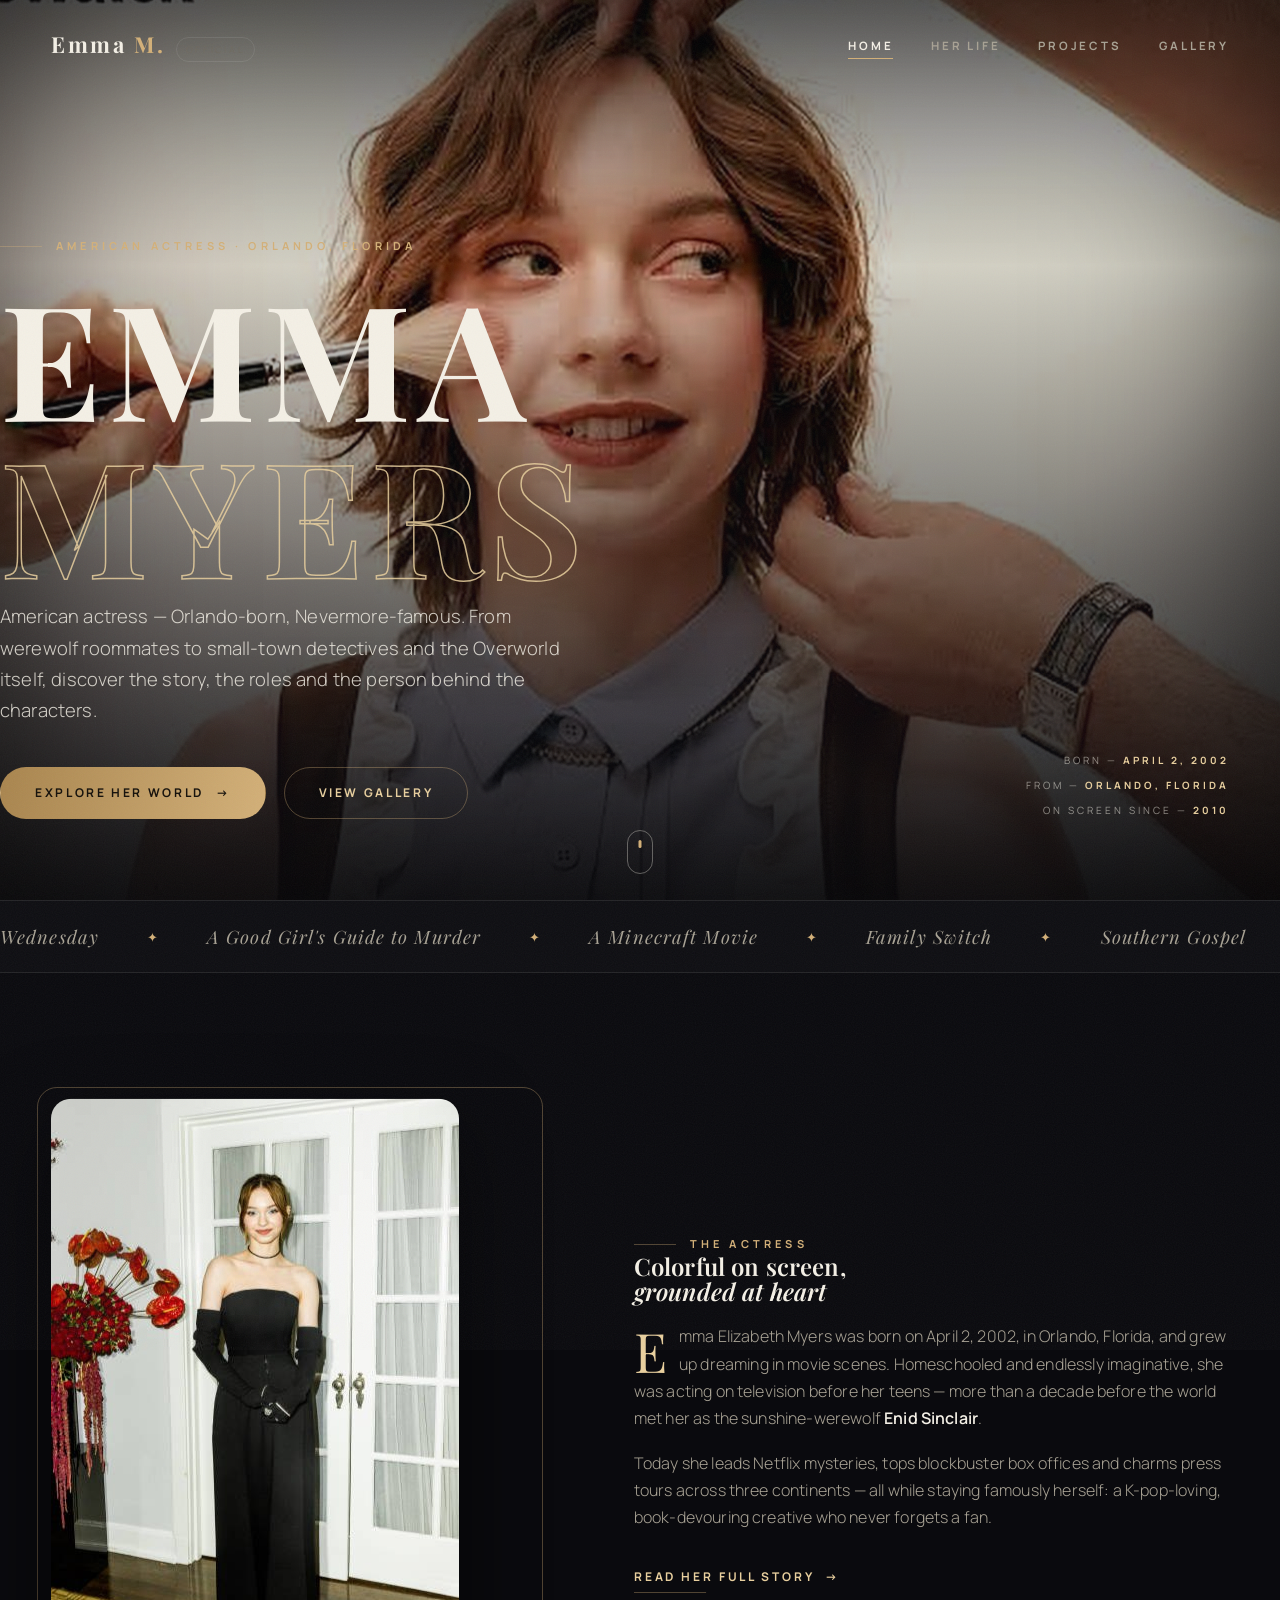
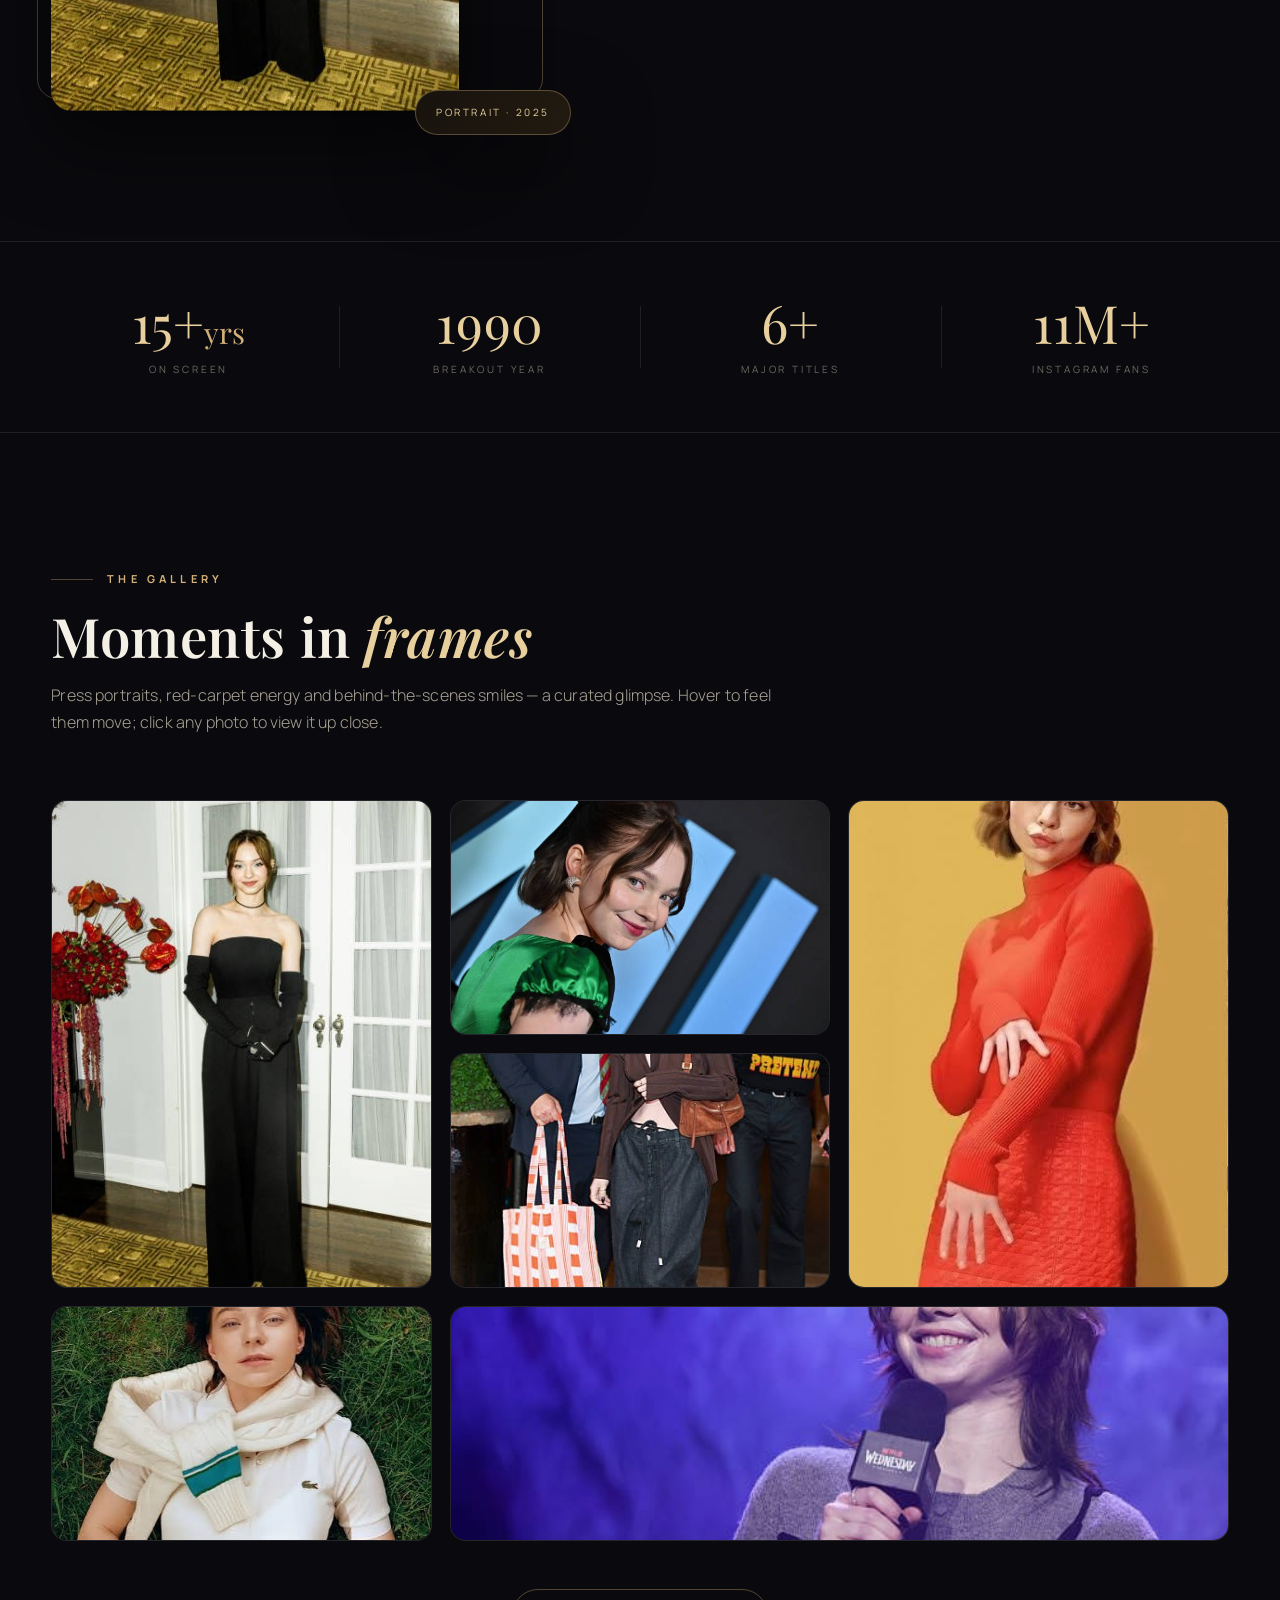
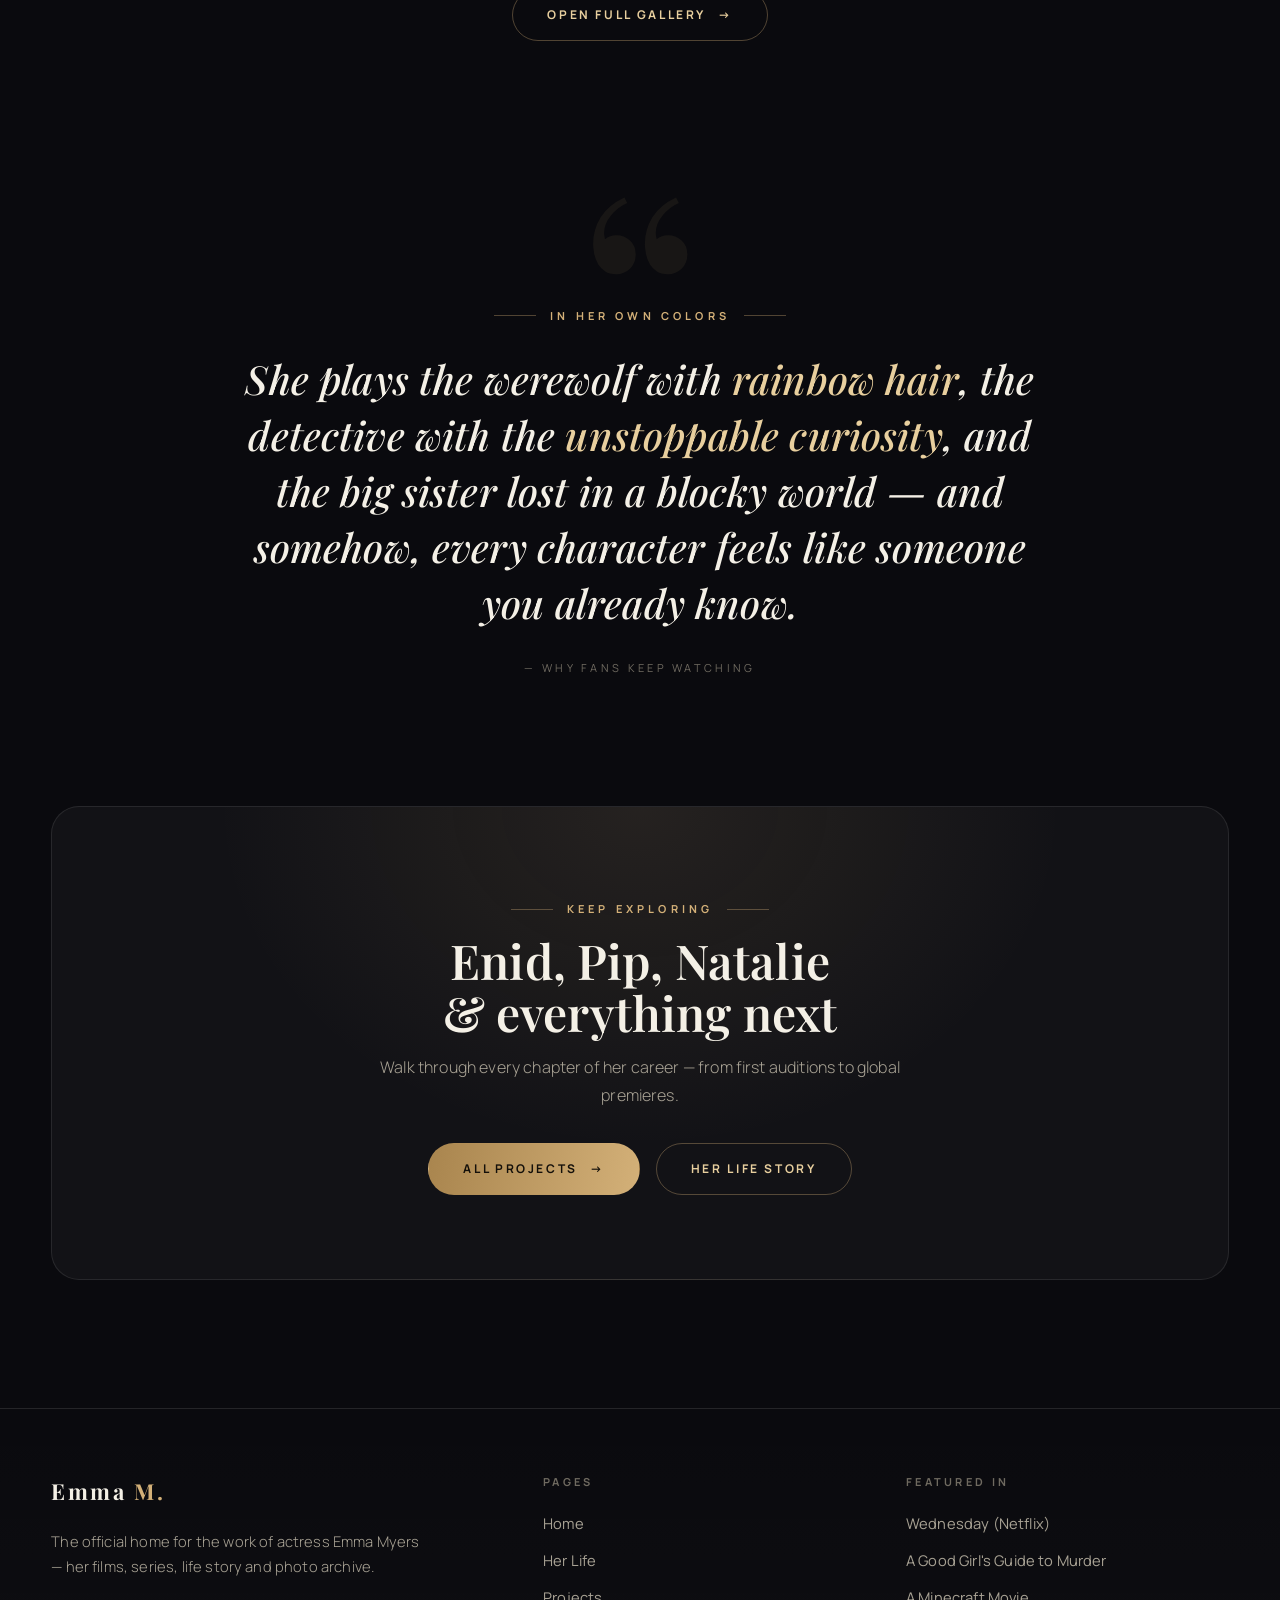
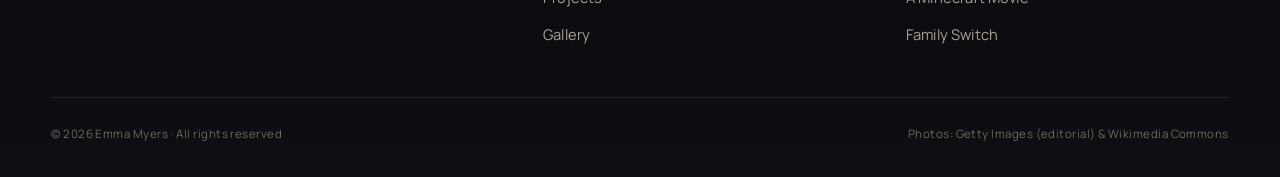
<file: index.html>
<!DOCTYPE html>
<html lang="en">
<head>
  <meta charset="UTF-8" />
  <meta name="viewport" content="width=device-width, initial-scale=1.0" />
  <title>Emma Myers — Actress | Official Website</title>
  <meta name="description" content="American actress Emma Myers — star of Wednesday, A Good Girl's Guide to Murder and A Minecraft Movie. Photo gallery, life story and projects." />
  <link rel="icon" href="data:image/svg+xml,%3Csvg xmlns='http://www.w3.org/2000/svg' viewBox='0 0 100 100'%3E%3Ctext y='.9em' font-size='90'%3E✦%3C/text%3E%3C/svg%3E" />
  <link rel="preconnect" href="https://fonts.googleapis.com" />
  <link rel="preconnect" href="https://fonts.gstatic.com" crossorigin />
  <link href="https://fonts.googleapis.com/css2?family=Playfair+Display:ital,wght@0,500;0,600;0,700;1,500;1,600&family=Manrope:wght@300;400;500;600;700;800&display=swap" rel="stylesheet" />
  <link rel="stylesheet" href="css/style.css" />
</head>
<body data-page="home">
  <div class="grain" aria-hidden="true"></div>

  <!-- ===== Navigation ===== -->
  <header class="nav">
    <div class="container nav-inner">
      <a href="index.html" class="brand">
        <span class="name">Emma <span>M.</span></span>
        <span class="tag">Official</span>
      </a>
      <nav aria-label="Main">
        <ul class="nav-links">
          <li><a href="index.html" class="active">Home</a></li>
          <li><a href="life.html">Her Life</a></li>
          <li><a href="projects.html">Projects</a></li>
          <li><a href="gallery.html">Gallery</a></li>
        </ul>
      </nav>
      <button class="burger" aria-label="Open menu" aria-expanded="false">
        <span></span><span></span><span></span>
      </button>
    </div>
  </header>

  <div class="mobile-menu">
    <a href="index.html"><i>01</i> Home</a>
    <a href="life.html"><i>02</i> Her Life</a>
    <a href="projects.html"><i>03</i> Projects</a>
    <a href="gallery.html"><i>04</i> Gallery</a>
  </div>

  <!-- ===== Hero ===== -->
  <section class="hero" id="top">
    <div class="hero-bg" data-parallax="0.14">
      <img src="assets/img/fan-hero.jpg" alt="Emma Myers — cinematic portrait backdrop" />
    </div>
    <div class="hero-vignette" aria-hidden="true"></div>

    <div class="container hero-inner">
      <span class="eyebrow">American Actress · Orlando, Florida</span>
      <h1 aria-label="Emma Myers">
        <span class="line"><span>Emma</span></span>
        <span class="line"><span class="gold">Myers</span></span>
      </h1>
      <p class="hero-sub">
        American actress — Orlando-born, Nevermore-famous. From werewolf roommates
        to small-town detectives and the Overworld itself, discover the story, the
        roles and the person behind the characters.
      </p>
      <div class="hero-cta">
        <a href="projects.html" class="btn solid">Explore Her World <span class="arr">→</span></a>
        <a href="gallery.html" class="btn">View Gallery</a>
      </div>
    </div>

    <div class="hero-meta">
      <span class="m">Born — <b>April 2, 2002</b></span>
      <span class="m">From — <b>Orlando, Florida</b></span>
      <span class="m">On screen since — <b>2010</b></span>
    </div>

    <div class="scroll-cue" aria-hidden="true"></div>
  </section>

  <!-- ===== Marquee ===== -->
  <div class="marquee" aria-hidden="true">
    <div class="marquee-track">
      <span>Wednesday <i>✦</i> A Good Girl's Guide to Murder <i>✦</i> A Minecraft Movie <i>✦</i> Family Switch <i>✦</i> Southern Gospel <i>✦</i></span>
      <span>Wednesday <i>✦</i> A Good Girl's Guide to Murder <i>✦</i> A Minecraft Movie <i>✦</i> Family Switch <i>✦</i> Southern Gospel <i>✦</i></span>
    </div>
  </div>

  <!-- ===== About teaser ===== -->
  <section>
    <div class="container about-grid">
      <div class="portrait-frame" data-reveal="left">
        <img src="assets/img/fan-01.jpg" alt="Portrait of Emma Myers" data-parallax="-0.04" />
        <span class="badge">Portrait · 2025</span>
      </div>
      <div class="about-copy" data-reveal="right">
        <span class="eyebrow">The Actress</span>
        <h2>Colorful on screen,<br /><em>grounded at heart</em></h2>
        <p class="drop">
          Emma Elizabeth Myers was born on April 2, 2002, in Orlando, Florida, and grew
          up dreaming in movie scenes. Homeschooled and endlessly imaginative, she was
          acting on television before her teens — more than a decade before the world
          met her as the sunshine-werewolf <strong>Enid Sinclair</strong>.
        </p>
        <p>
          Today she leads Netflix mysteries, tops blockbuster box offices and charms
          press tours across three continents — all while staying famously herself:
          a K-pop-loving, book-devouring creative who never forgets a fan.
        </p>
        <p style="margin-top: 30px;">
          <a href="life.html" class="text-link">Read her full story <span class="arr">→</span></a>
        </p>
      </div>
    </div>
  </section>

  <!-- ===== Stats ===== -->
  <section class="stats">
    <div class="container stats-grid">
      <div class="stat" data-reveal>
        <div class="num"><span data-count="15" data-suffix="+">0</span><small>yrs</small></div>
        <div class="lbl">On screen</div>
      </div>
      <div class="stat" data-reveal style="--d:.1s">
        <div class="num"><span data-count="2022">0</span></div>
        <div class="lbl">Breakout year</div>
      </div>
      <div class="stat" data-reveal style="--d:.2s">
        <div class="num"><span data-count="6" data-suffix="+">0</span></div>
        <div class="lbl">Major titles</div>
      </div>
      <div class="stat" data-reveal style="--d:.3s">
        <div class="num"><span data-count="11" data-suffix="M+">0</span></div>
        <div class="lbl">Instagram fans</div>
      </div>
    </div>
  </section>

  <!-- ===== Gallery preview ===== -->
  <section>
    <div class="container">
      <div class="section-head" data-reveal>
        <span class="eyebrow">The Gallery</span>
        <h2>Moments in <em>frames</em></h2>
        <p>Press portraits, red-carpet energy and behind-the-scenes smiles — a curated glimpse. Hover to feel them move; click any photo to view it up close.</p>
      </div>

      <div class="g-grid">
        <figure class="g-item tall" data-lightbox="home" data-caption="Emma Myers — portrait, 2025" data-reveal="zoom">
          <img src="assets/img/fan-01.jpg" alt="Portrait of Emma Myers" />
          <figcaption class="g-cap"><span>Portrait</span><i>✦</i></figcaption>
        </figure>
        <figure class="g-item" data-lightbox="home" data-caption="Family Switch premiere — Los Angeles, November 2023" data-reveal="zoom" style="--d:.08s">
          <img src="assets/img/fan-05.jpg" alt="Emma Myers at the Family Switch premiere in Los Angeles, 2023" />
          <figcaption class="g-cap"><span>LA Premiere · 2023</span><i>✦</i></figcaption>
        </figure>
        <figure class="g-item tall" data-lightbox="home" data-caption="Emma Myers — collection, 2025" data-reveal="zoom" style="--d:.16s">
          <img src="assets/img/fan-18.jpg" alt="Portrait of Emma Myers" />
          <figcaption class="g-cap"><span>Collection</span><i>✦</i></figcaption>
        </figure>
        <figure class="g-item" data-lightbox="home" data-caption="Emma Myers in New York City — August 2025" data-reveal="zoom" style="--d:.1s">
          <img src="assets/img/fan-08.jpg" alt="Emma Myers seen in New York City, August 2025" />
          <figcaption class="g-cap"><span>NYC · Aug 2025</span><i>✦</i></figcaption>
        </figure>
        <figure class="g-item" data-lightbox="home" data-caption="Emma Myers — collection, 2025" data-reveal="zoom" style="--d:.18s">
          <img src="assets/img/fan-24.jpg" alt="Portrait of Emma Myers" />
          <figcaption class="g-cap"><span>Collection</span><i>✦</i></figcaption>
        </figure>
        <figure class="g-item wide" data-lightbox="home" data-caption="Emma Myers — press season, 2025" data-reveal="zoom" style="--d:.12s">
          <img src="assets/img/fan-13.jpg" alt="Emma Myers during the 2025 press season" />
          <figcaption class="g-cap"><span>Press Season · 2025</span><i>✦</i></figcaption>
        </figure>
      </div>

      <div style="text-align:center; margin-top: 48px;" data-reveal>
        <a href="gallery.html" class="btn">Open Full Gallery <span class="arr">→</span></a>
      </div>
    </div>
  </section>

  <!-- ===== Quote band ===== -->
  <section class="quote-band">
    <div class="container" data-reveal>
      <span class="eyebrow center">In Her Own Colors</span>
      <blockquote style="margin-top: 26px;">
        She plays the werewolf with <em>rainbow hair</em>, the detective with the
        <em>unstoppable curiosity</em>, and the big sister lost in a blocky world —
        and somehow, every character feels like someone you already know.
      </blockquote>
      <cite>— Why fans keep watching</cite>
    </div>
  </section>

  <!-- ===== CTA ===== -->
  <section style="padding-top: 0;">
    <div class="container">
      <div class="cta-band" data-reveal="zoom">
        <span class="eyebrow center">Keep Exploring</span>
        <h2>Enid, Pip, Natalie<br />&amp; everything next</h2>
        <p>Walk through every chapter of her career — from first auditions to global premieres.</p>
        <div style="display:flex; gap:16px; justify-content:center; flex-wrap:wrap;">
          <a href="projects.html" class="btn solid">All Projects <span class="arr">→</span></a>
          <a href="life.html" class="btn">Her Life Story</a>
        </div>
      </div>
    </div>
  </section>

  <!-- ===== Footer ===== -->
  <footer>
    <div class="container">
      <div class="foot-grid">
        <div>
          <a href="index.html" class="brand" style="margin-bottom: 18px;">
            <span class="name">Emma <span>M.</span></span>
          </a>
          <p>The official home for the work of actress Emma Myers — her films, series, life story and photo archive.</p>
        </div>
        <div>
          <h4>Pages</h4>
          <ul>
            <li><a href="index.html">Home</a></li>
            <li><a href="life.html">Her Life</a></li>
            <li><a href="projects.html">Projects</a></li>
            <li><a href="gallery.html">Gallery</a></li>
          </ul>
        </div>
        <div>
          <h4>Featured In</h4>
          <ul>
            <li><a href="projects.html#wednesday">Wednesday (Netflix)</a></li>
            <li><a href="projects.html#agggm">A Good Girl's Guide to Murder</a></li>
            <li><a href="projects.html#minecraft">A Minecraft Movie</a></li>
            <li><a href="projects.html#familyswitch">Family Switch</a></li>
          </ul>
        </div>
      </div>
      <div class="foot-note">
        <p>© <span data-year>2026</span> Emma Myers · All rights reserved</p>
        <p>Photos: Getty Images (editorial) &amp; Wikimedia Commons</p>
      </div>
    </div>
  </footer>

  <script src="js/main.js"></script>
</body>
</html>
</file>
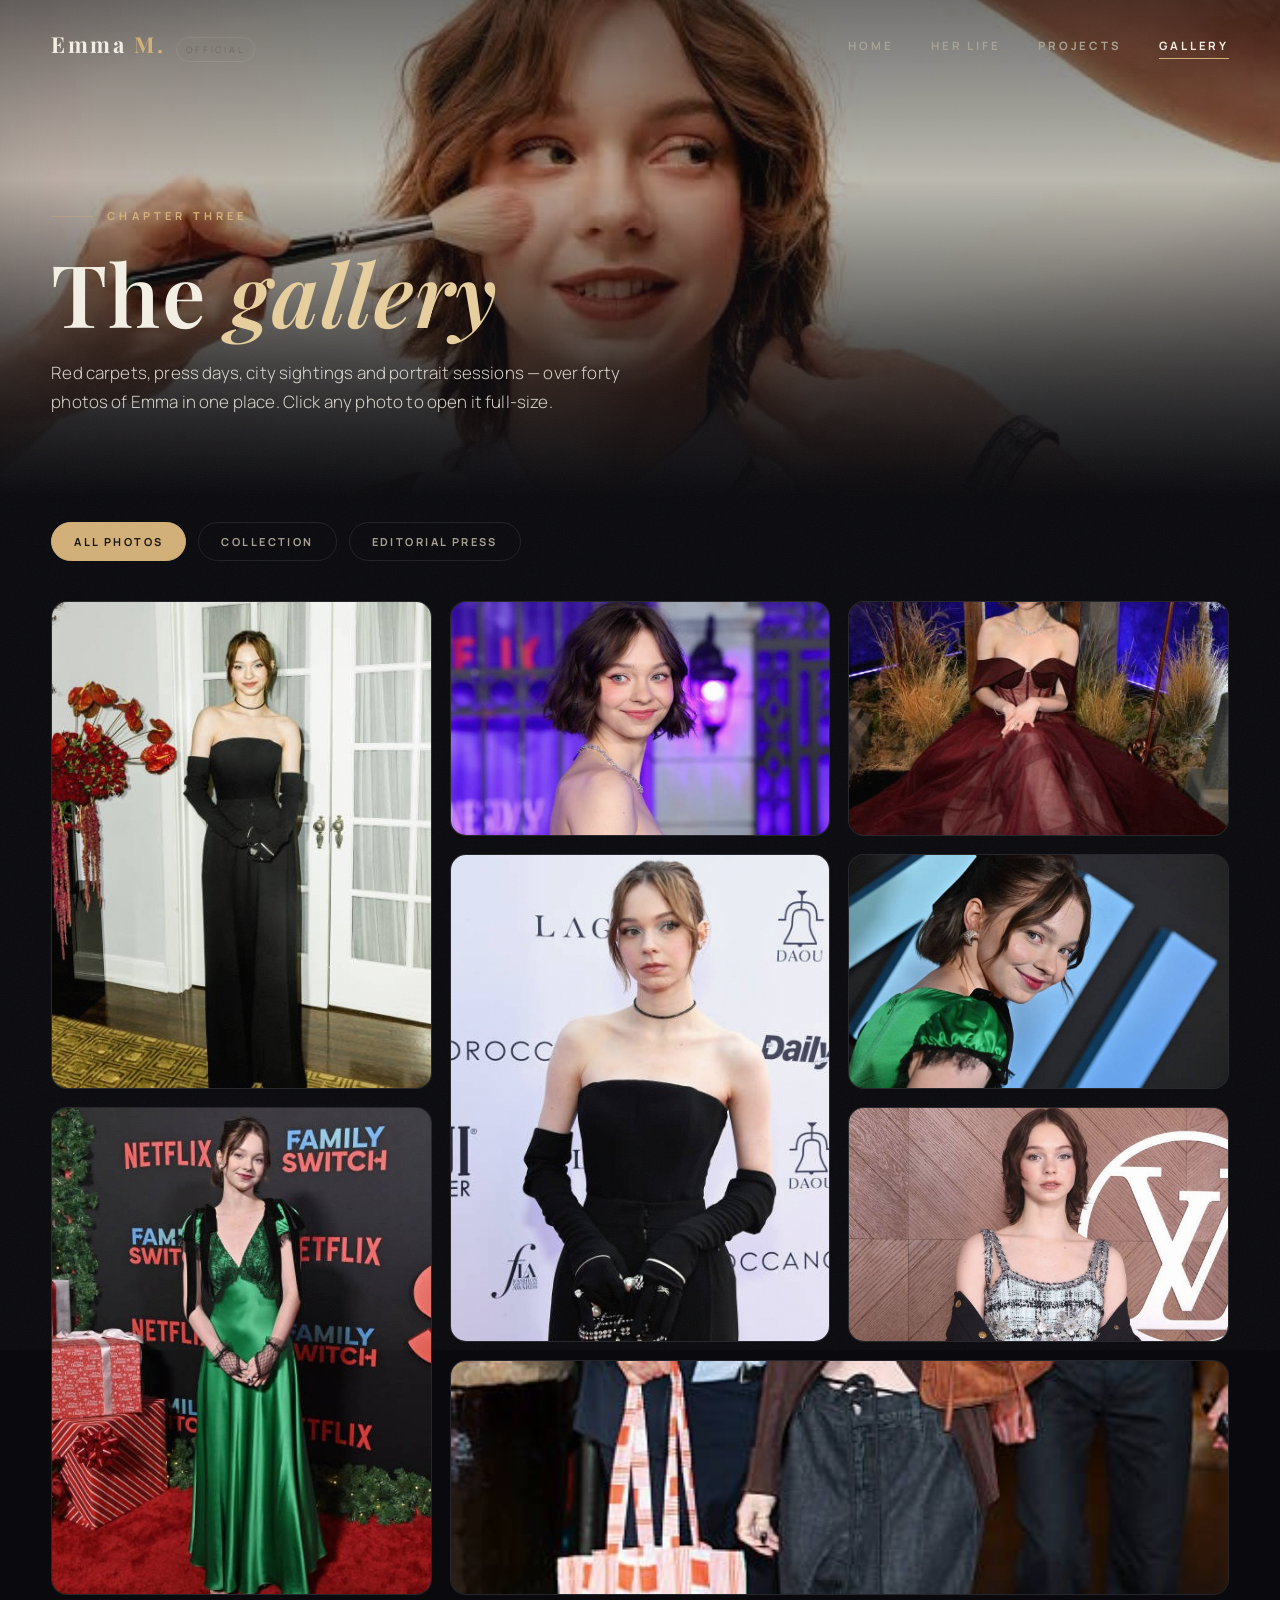
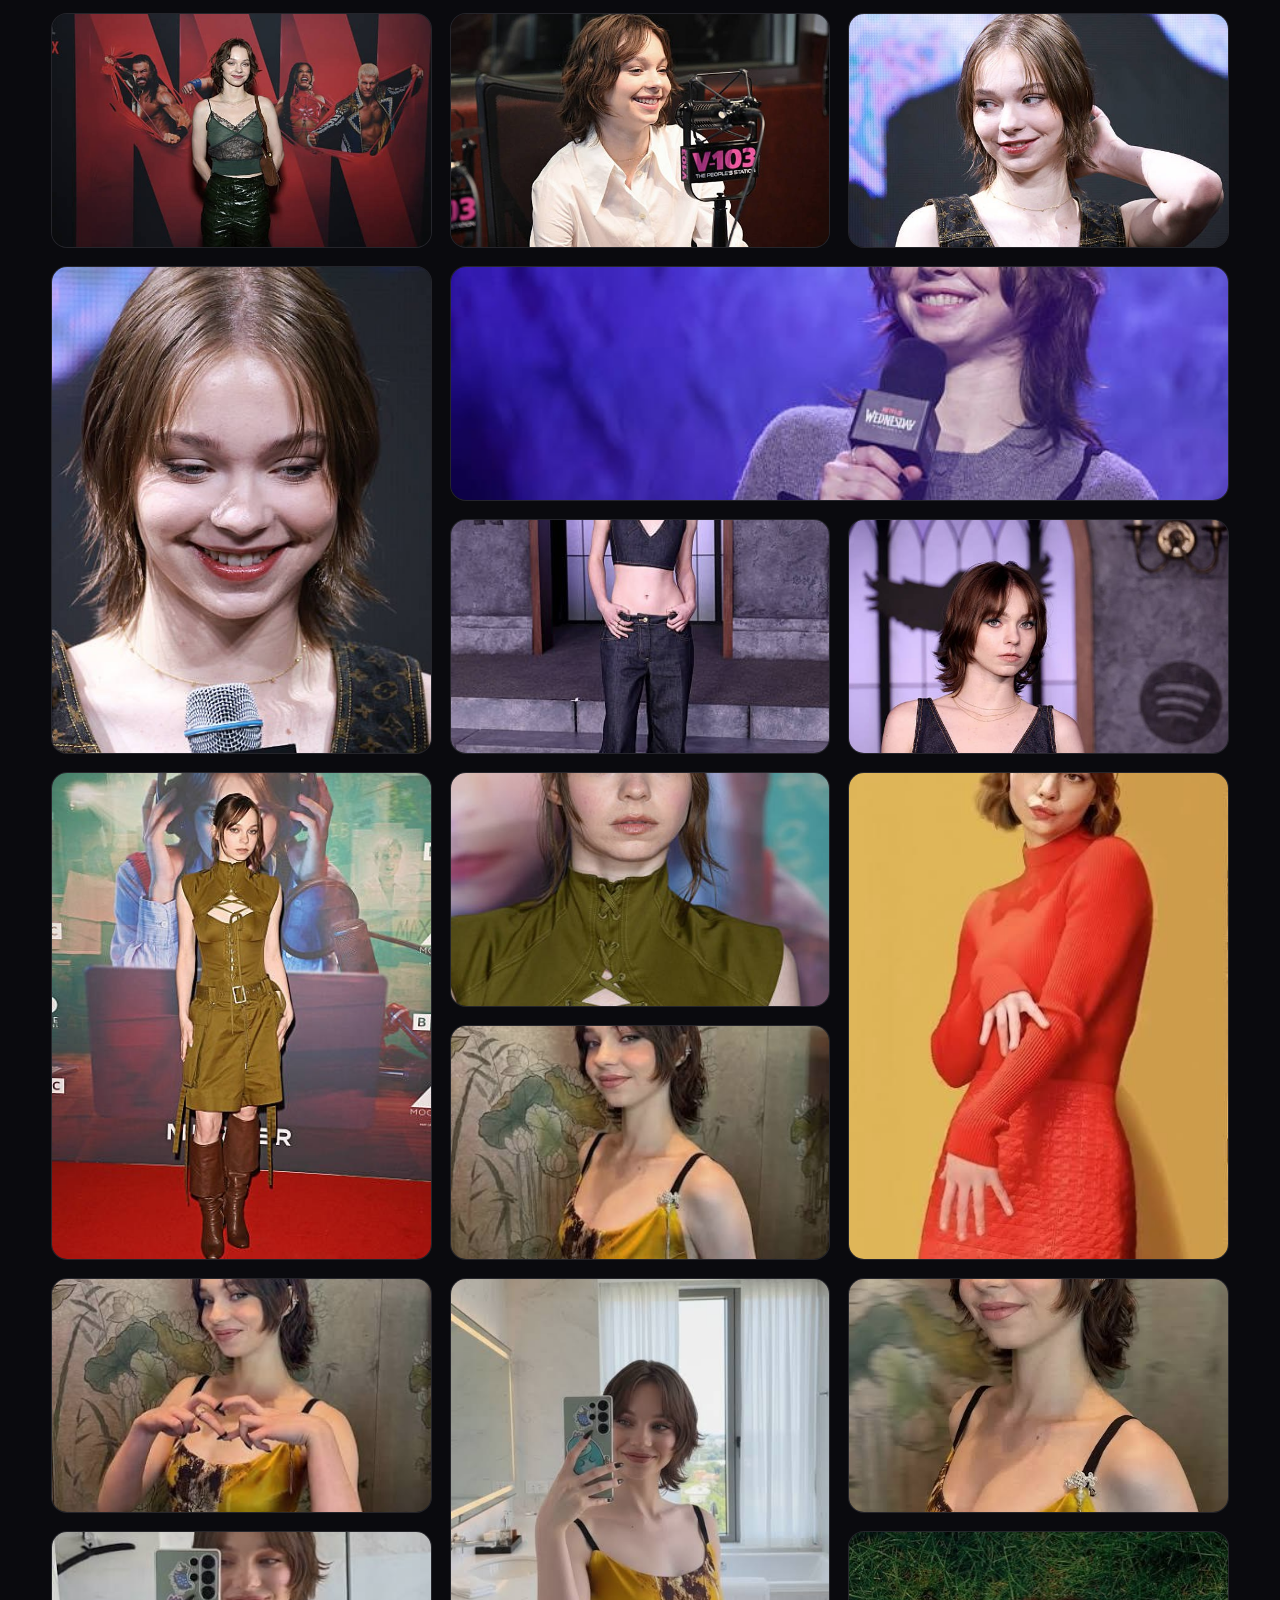
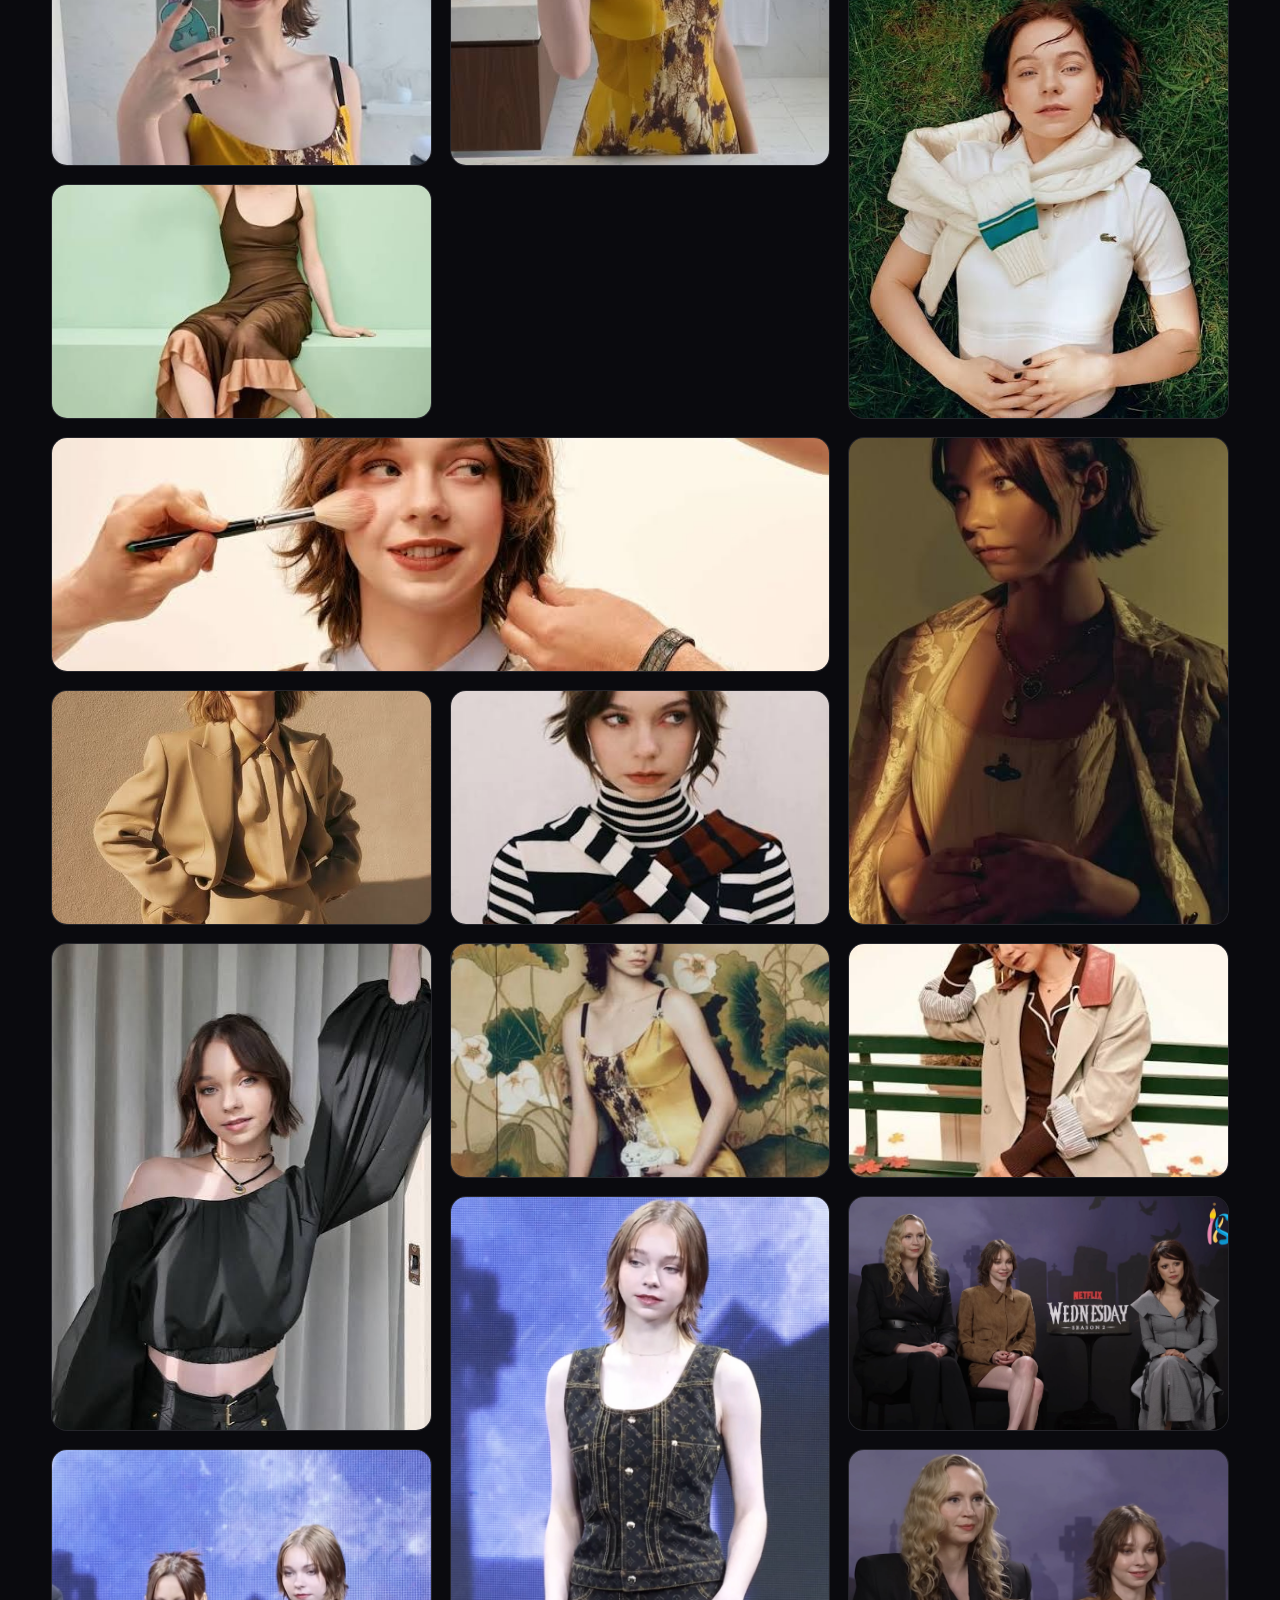
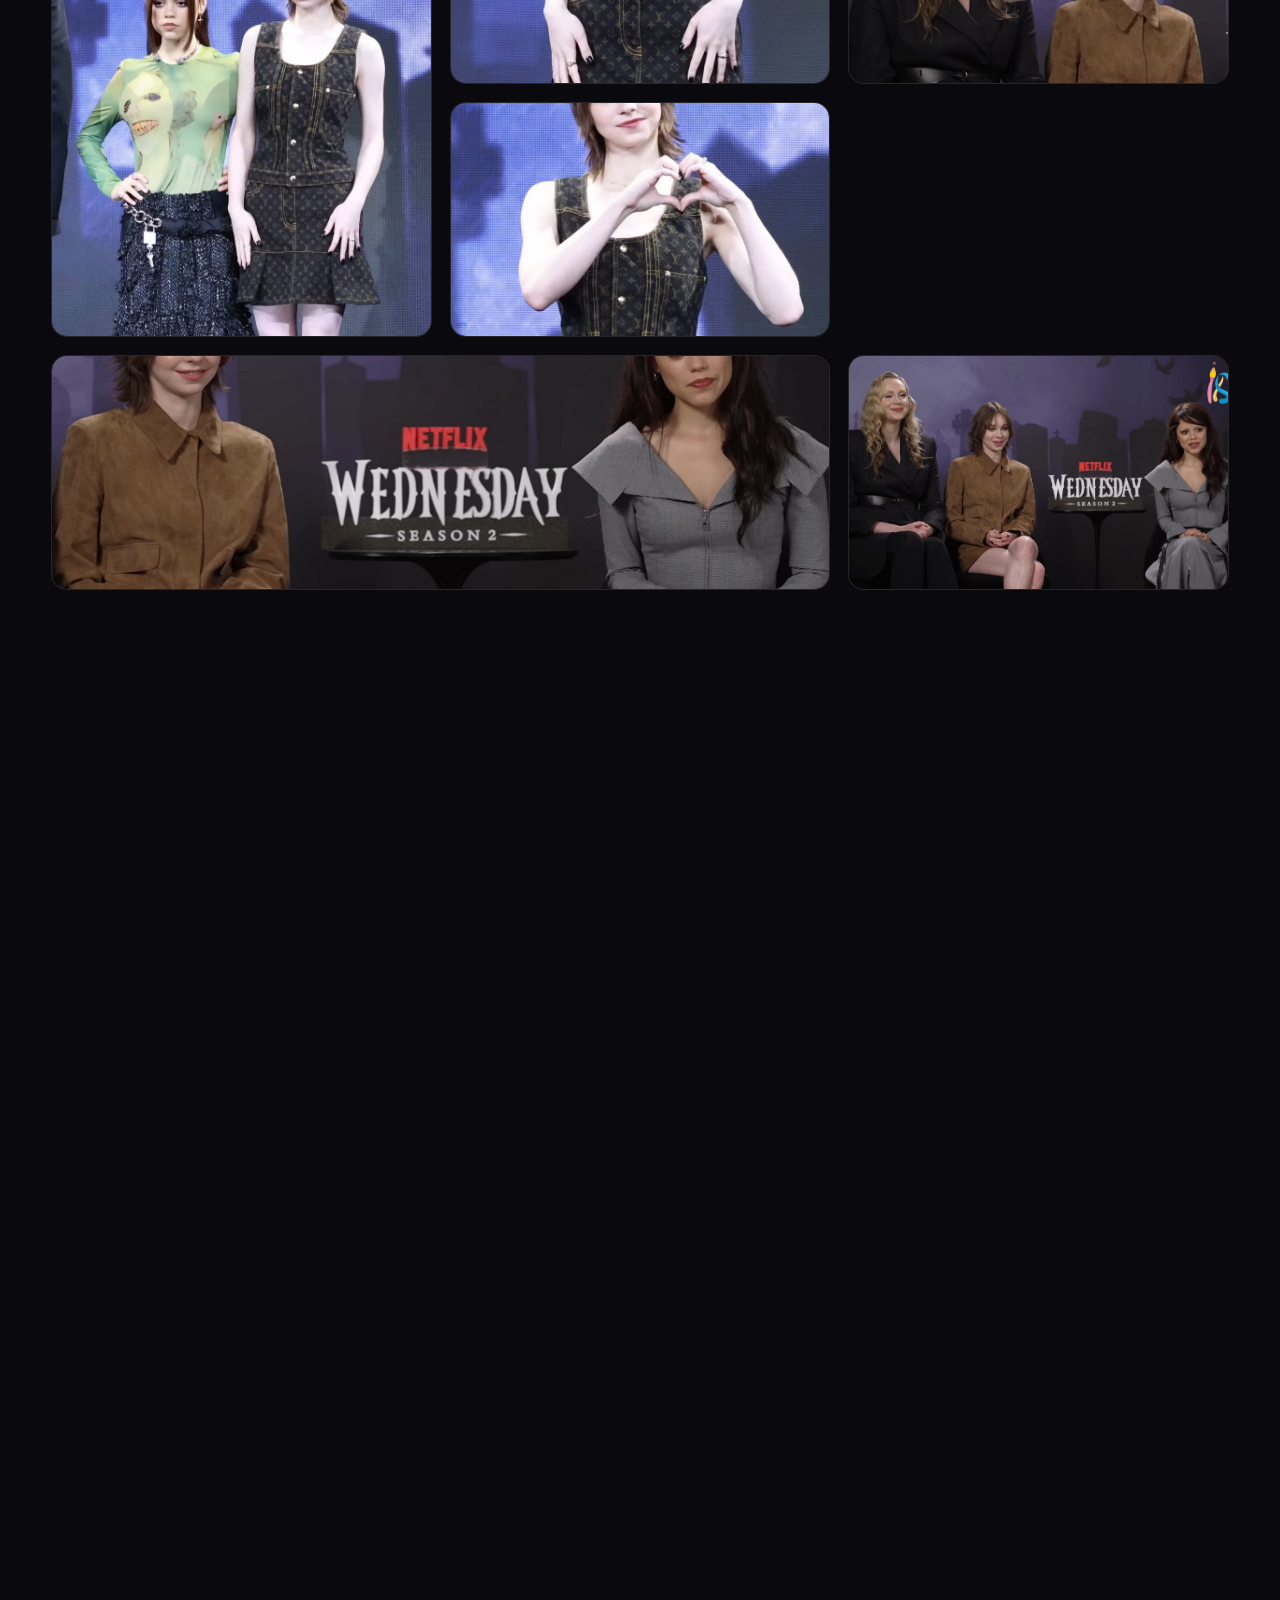
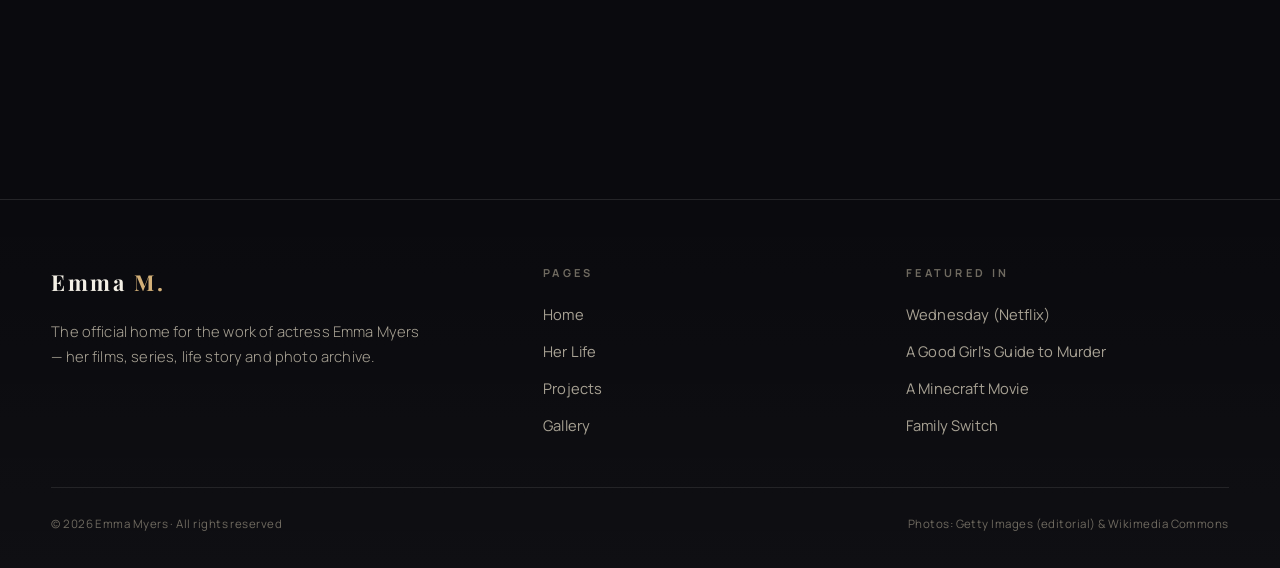
<file: gallery.html>
<!DOCTYPE html>
<html lang="en">
<head>
  <meta charset="UTF-8" />
  <meta name="viewport" content="width=device-width, initial-scale=1.0" />
  <title>Gallery — Emma Myers | Official Website</title>
  <meta name="description" content="A curated photo gallery of actress Emma Myers — collection photos, red carpet moments and 2025 press portraits." />
  <link rel="icon" href="data:image/svg+xml,%3Csvg xmlns='http://www.w3.org/2000/svg' viewBox='0 0 100 100'%3E%3Ctext y='.9em' font-size='90'%3E✦%3C/text%3E%3C/svg%3E" />
  <link rel="preconnect" href="https://fonts.googleapis.com" />
  <link rel="preconnect" href="https://fonts.gstatic.com" crossorigin />
  <link href="https://fonts.googleapis.com/css2?family=Playfair+Display:ital,wght@0,500;0,600;0,700;1,500;1,600&family=Manrope:wght@300;400;500;600;700;800&display=swap" rel="stylesheet" />
  <link rel="stylesheet" href="css/style.css" />
</head>
<body data-page="gallery">
  <div class="grain" aria-hidden="true"></div>

  <!-- ===== Navigation ===== -->
  <header class="nav">
    <div class="container nav-inner">
      <a href="index.html" class="brand">
        <span class="name">Emma <span>M.</span></span>
        <span class="tag">Official</span>
      </a>
      <nav aria-label="Main">
        <ul class="nav-links">
          <li><a href="index.html">Home</a></li>
          <li><a href="life.html">Her Life</a></li>
          <li><a href="projects.html">Projects</a></li>
          <li><a href="gallery.html" class="active">Gallery</a></li>
        </ul>
      </nav>
      <button class="burger" aria-label="Open menu" aria-expanded="false">
        <span></span><span></span><span></span>
      </button>
    </div>
  </header>

  <div class="mobile-menu">
    <a href="index.html"><i>01</i> Home</a>
    <a href="life.html"><i>02</i> Her Life</a>
    <a href="projects.html"><i>03</i> Projects</a>
    <a href="gallery.html"><i>04</i> Gallery</a>
  </div>

  <!-- ===== Page hero ===== -->
  <section class="page-hero has-photo">
    <div class="hero-photo-bg" data-parallax="0.1">
      <img src="assets/img/fan-26.jpg" alt="Emma Myers — portrait session, 2025" />
    </div>
    <div class="hero-photo-fade" aria-hidden="true"></div>
    <div class="container">
      <span class="eyebrow">Chapter Three</span>
      <h1>The <em>gallery</em></h1>
      <p class="lede">
        Red carpets, press days, city sightings and portrait sessions — over
        forty photos of Emma in one place. Click any photo to open it full-size.
      </p>
    </div>
  </section>

  <!-- ===== Gallery ===== -->
  <section style="padding-top: 24px;">
    <div class="container">
      <div class="filters" data-filter-group="#fullGrid" data-reveal>
        <button class="filter active" data-filter="all">All Photos</button>
        <button class="filter" data-filter="collection">Collection</button>
        <button class="filter" data-filter="editorial">Editorial Press</button>
      </div>

      <div class="g-grid" id="fullGrid">
        <figure class="g-item tall" data-cat="collection" data-lightbox="main" data-caption="Emma Myers — collection 01" data-reveal="zoom">
          <img src="assets/img/fan-01.jpg" alt="Emma Myers — collection photo 01" loading="lazy" />
          <figcaption class="g-cap"><span>Collection · 01</span><i>✦</i></figcaption>
        </figure>
        <figure class="g-item" data-cat="collection" data-lightbox="main" data-caption="Emma Myers — Netflix era, 2022" data-reveal="zoom" style="--d:.05s">
          <img src="assets/img/fan-02.jpg" alt="Emma Myers — collection photo 02" loading="lazy" />
          <figcaption class="g-cap"><span>Netflix Era · 2022</span><i>✦</i></figcaption>
        </figure>
        <figure class="g-item" data-cat="collection" data-lightbox="main" data-caption="Emma Myers — the Wednesday era, 2022" data-reveal="zoom" style="--d:.1s">
          <img src="assets/img/fan-03.jpg" alt="Emma Myers — collection photo 03" loading="lazy" />
          <figcaption class="g-cap"><span>Wednesday Era · 2022</span><i>✦</i></figcaption>
        </figure>
        <figure class="g-item tall" data-cat="collection" data-lightbox="main" data-caption="Emma Myers — collection 04" data-reveal="zoom" style="--d:.15s">
          <img src="assets/img/fan-04.jpg" alt="Emma Myers — collection photo 04" loading="lazy" />
          <figcaption class="g-cap"><span>Collection · 04</span><i>✦</i></figcaption>
        </figure>
        <figure class="g-item" data-cat="collection" data-lightbox="main" data-caption="Family Switch premiere — Los Angeles, November 2023" data-reveal="zoom" style="--d:.05s">
          <img src="assets/img/fan-05.jpg" alt="Emma Myers at the Family Switch premiere, 2023" loading="lazy" />
          <figcaption class="g-cap"><span>LA Premiere · 2023</span><i>✦</i></figcaption>
        </figure>
        <figure class="g-item tall" data-cat="collection" data-lightbox="main" data-caption="Family Switch premiere — Los Angeles, November 2023" data-reveal="zoom" style="--d:.1s">
          <img src="assets/img/fan-06.jpg" alt="Emma Myers at the Family Switch premiere, 2023" loading="lazy" />
          <figcaption class="g-cap"><span>LA Premiere · 2023</span><i>✦</i></figcaption>
        </figure>
        <figure class="g-item" data-cat="collection" data-lightbox="main" data-caption="Emma Myers — press season, 2025" data-reveal="zoom" style="--d:.15s">
          <img src="assets/img/fan-07.jpg" alt="Emma Myers — collection photo 07" loading="lazy" />
          <figcaption class="g-cap"><span>Press Season · 2025</span><i>✦</i></figcaption>
        </figure>
        <figure class="g-item wide" data-cat="collection" data-lightbox="main" data-caption="Emma Myers in Midtown, New York City — August 4, 2025" data-reveal="zoom" style="--d:.05s">
          <img src="assets/img/fan-08.jpg" alt="Emma Myers in New York City, August 2025" loading="lazy" />
          <figcaption class="g-cap"><span>NYC · Aug 2025</span><i>✦</i></figcaption>
        </figure>
        <figure class="g-item" data-cat="collection" data-lightbox="main" data-caption="Emma Myers — press season, 2025" data-reveal="zoom" style="--d:.1s">
          <img src="assets/img/fan-09.jpg" alt="Emma Myers — collection photo 09" loading="lazy" />
          <figcaption class="g-cap"><span>Press Season · 2025</span><i>✦</i></figcaption>
        </figure>
        <figure class="g-item" data-cat="collection" data-lightbox="main" data-caption="Emma Myers — press season, 2025" data-reveal="zoom" style="--d:.15s">
          <img src="assets/img/fan-10.jpg" alt="Emma Myers — collection photo 10" loading="lazy" />
          <figcaption class="g-cap"><span>Press Season · 2025</span><i>✦</i></figcaption>
        </figure>
        <figure class="g-item" data-cat="collection" data-lightbox="main" data-caption="Emma Myers — press season, 2025" data-reveal="zoom" style="--d:.05s">
          <img src="assets/img/fan-11.jpg" alt="Emma Myers — collection photo 11" loading="lazy" />
          <figcaption class="g-cap"><span>Press Season · 2025</span><i>✦</i></figcaption>
        </figure>
        <figure class="g-item tall" data-cat="collection" data-lightbox="main" data-caption="Emma Myers — press season, 2025" data-reveal="zoom" style="--d:.1s">
          <img src="assets/img/fan-12.jpg" alt="Emma Myers — collection photo 12" loading="lazy" />
          <figcaption class="g-cap"><span>Press Season · 2025</span><i>✦</i></figcaption>
        </figure>
        <figure class="g-item wide" data-cat="collection" data-lightbox="main" data-caption="Emma Myers — press season, 2025" data-reveal="zoom" style="--d:.15s">
          <img src="assets/img/fan-13.jpg" alt="Emma Myers — collection photo 13" loading="lazy" />
          <figcaption class="g-cap"><span>Press Season · 2025</span><i>✦</i></figcaption>
        </figure>
        <figure class="g-item" data-cat="collection" data-lightbox="main" data-caption="Emma Myers — press season, 2025" data-reveal="zoom" style="--d:.05s">
          <img src="assets/img/fan-14.jpg" alt="Emma Myers — collection photo 14" loading="lazy" />
          <figcaption class="g-cap"><span>Press Season · 2025</span><i>✦</i></figcaption>
        </figure>
        <figure class="g-item" data-cat="collection" data-lightbox="main" data-caption="Emma Myers — press season, 2025" data-reveal="zoom" style="--d:.1s">
          <img src="assets/img/fan-15.jpg" alt="Emma Myers — collection photo 15" loading="lazy" />
          <figcaption class="g-cap"><span>Press Season · 2025</span><i>✦</i></figcaption>
        </figure>
        <figure class="g-item tall" data-cat="collection" data-lightbox="main" data-caption="Emma Myers — late 2025" data-reveal="zoom" style="--d:.15s">
          <img src="assets/img/fan-16.jpg" alt="Emma Myers — collection photo 16" loading="lazy" />
          <figcaption class="g-cap"><span>Late 2025</span><i>✦</i></figcaption>
        </figure>
        <figure class="g-item" data-cat="collection" data-lightbox="main" data-caption="Emma Myers — late 2025" data-reveal="zoom" style="--d:.05s">
          <img src="assets/img/fan-17.jpg" alt="Emma Myers — collection photo 17" loading="lazy" />
          <figcaption class="g-cap"><span>Late 2025</span><i>✦</i></figcaption>
        </figure>
        <figure class="g-item tall" data-cat="collection" data-lightbox="main" data-caption="Emma Myers — collection 18" data-reveal="zoom" style="--d:.1s">
          <img src="assets/img/fan-18.jpg" alt="Emma Myers — collection photo 18" loading="lazy" />
          <figcaption class="g-cap"><span>Collection · 18</span><i>✦</i></figcaption>
        </figure>
        <figure class="g-item" data-cat="collection" data-lightbox="main" data-caption="Emma Myers — collection 19" data-reveal="zoom" style="--d:.15s">
          <img src="assets/img/fan-19.jpg" alt="Emma Myers — collection photo 19" loading="lazy" />
          <figcaption class="g-cap"><span>Collection · 19</span><i>✦</i></figcaption>
        </figure>
        <figure class="g-item" data-cat="collection" data-lightbox="main" data-caption="Emma Myers — collection 20" data-reveal="zoom" style="--d:.05s">
          <img src="assets/img/fan-20.jpg" alt="Emma Myers — collection photo 20" loading="lazy" />
          <figcaption class="g-cap"><span>Collection · 20</span><i>✦</i></figcaption>
        </figure>
        <figure class="g-item tall" data-cat="collection" data-lightbox="main" data-caption="Emma Myers — collection 21" data-reveal="zoom" style="--d:.1s">
          <img src="assets/img/fan-21.jpg" alt="Emma Myers — collection photo 21" loading="lazy" />
          <figcaption class="g-cap"><span>Collection · 21</span><i>✦</i></figcaption>
        </figure>
        <figure class="g-item" data-cat="collection" data-lightbox="main" data-caption="Emma Myers — collection 22" data-reveal="zoom" style="--d:.15s">
          <img src="assets/img/fan-22.jpg" alt="Emma Myers — collection photo 22" loading="lazy" />
          <figcaption class="g-cap"><span>Collection · 22</span><i>✦</i></figcaption>
        </figure>
        <figure class="g-item" data-cat="collection" data-lightbox="main" data-caption="Emma Myers — collection 23" data-reveal="zoom" style="--d:.05s">
          <img src="assets/img/fan-23.jpg" alt="Emma Myers — collection photo 23" loading="lazy" />
          <figcaption class="g-cap"><span>Collection · 23</span><i>✦</i></figcaption>
        </figure>
        <figure class="g-item tall" data-cat="collection" data-lightbox="main" data-caption="Emma Myers — collection 24" data-reveal="zoom" style="--d:.1s">
          <img src="assets/img/fan-24.jpg" alt="Emma Myers — collection photo 24" loading="lazy" />
          <figcaption class="g-cap"><span>Collection · 24</span><i>✦</i></figcaption>
        </figure>
        <figure class="g-item" data-cat="collection" data-lightbox="main" data-caption="Emma Myers — collection 25" data-reveal="zoom" style="--d:.15s">
          <img src="assets/img/fan-25.jpg" alt="Emma Myers — collection photo 25" loading="lazy" />
          <figcaption class="g-cap"><span>Collection · 25</span><i>✦</i></figcaption>
        </figure>
        <figure class="g-item wide" data-cat="collection" data-lightbox="main" data-caption="Emma Myers — collection 26" data-reveal="zoom" style="--d:.05s">
          <img src="assets/img/fan-26.jpg" alt="Emma Myers — collection photo 26" loading="lazy" />
          <figcaption class="g-cap"><span>Collection · 26</span><i>✦</i></figcaption>
        </figure>
        <figure class="g-item tall" data-cat="collection" data-lightbox="main" data-caption="Emma Myers — collection 27" data-reveal="zoom" style="--d:.1s">
          <img src="assets/img/fan-27.jpg" alt="Emma Myers — collection photo 27" loading="lazy" />
          <figcaption class="g-cap"><span>Collection · 27</span><i>✦</i></figcaption>
        </figure>
        <figure class="g-item" data-cat="collection" data-lightbox="main" data-caption="Emma Myers — collection 28" data-reveal="zoom" style="--d:.15s">
          <img src="assets/img/fan-28.jpg" alt="Emma Myers — collection photo 28" loading="lazy" />
          <figcaption class="g-cap"><span>Collection · 28</span><i>✦</i></figcaption>
        </figure>
        <figure class="g-item" data-cat="collection" data-lightbox="main" data-caption="Emma Myers — collection 29" data-reveal="zoom" style="--d:.05s">
          <img src="assets/img/fan-29.jpg" alt="Emma Myers — collection photo 29" loading="lazy" />
          <figcaption class="g-cap"><span>Collection · 29</span><i>✦</i></figcaption>
        </figure>
        <figure class="g-item tall" data-cat="collection" data-lightbox="main" data-caption="Emma Myers — collection 30" data-reveal="zoom" style="--d:.1s">
          <img src="assets/img/fan-30.jpg" alt="Emma Myers — collection photo 30" loading="lazy" />
          <figcaption class="g-cap"><span>Collection · 30</span><i>✦</i></figcaption>
        </figure>
        <figure class="g-item" data-cat="collection" data-lightbox="main" data-caption="Emma Myers — collection 31" data-reveal="zoom" style="--d:.15s">
          <img src="assets/img/fan-31.jpg" alt="Emma Myers — collection photo 31" loading="lazy" />
          <figcaption class="g-cap"><span>Collection · 31</span><i>✦</i></figcaption>
        </figure>
        <figure class="g-item" data-cat="collection" data-lightbox="main" data-caption="Emma Myers — collection 32" data-reveal="zoom" style="--d:.05s">
          <img src="assets/img/fan-32.jpg" alt="Emma Myers — collection photo 32" loading="lazy" />
          <figcaption class="g-cap"><span>Collection · 32</span><i>✦</i></figcaption>
        </figure>

        <!-- Editorial press (Wikimedia Commons) -->
        <figure class="g-item tall" data-cat="editorial" data-lightbox="main" data-caption="Emma Myers — official 2025 portrait" data-reveal="zoom" style="--d:.1s">
          <img src="assets/img/emma-2025-1.jpg" alt="Emma Myers portrait, 2025" loading="lazy" />
          <figcaption class="g-cap"><span>Editorial · Portrait 2025</span><i>✦</i></figcaption>
        </figure>
        <figure class="g-item" data-cat="editorial" data-lightbox="main" data-caption="Wednesday cast interview — 2025" data-reveal="zoom" style="--d:.15s">
          <img src="assets/img/wed-interview-1.jpg" alt="Wednesday cast interview, 2025" loading="lazy" />
          <figcaption class="g-cap"><span>Editorial · Cast Interview</span><i>✦</i></figcaption>
        </figure>
        <figure class="g-item tall" data-cat="editorial" data-lightbox="main" data-caption="Wednesday press day — South Korea, 2025" data-reveal="zoom" style="--d:.05s">
          <img src="assets/img/wed-korea-2.jpg" alt="Emma Myers at the Wednesday South Korea press day" loading="lazy" />
          <figcaption class="g-cap"><span>Editorial · Seoul 2025</span><i>✦</i></figcaption>
        </figure>
        <figure class="g-item" data-cat="editorial" data-lightbox="main" data-caption="Wednesday S2 press — 2025" data-reveal="zoom" style="--d:.1s">
          <img src="assets/img/wed-interview-2.jpg" alt="Emma Myers at Wednesday press, 2025" loading="lazy" />
          <figcaption class="g-cap"><span>Editorial · S2 Press</span><i>✦</i></figcaption>
        </figure>
        <figure class="g-item" data-cat="editorial" data-lightbox="main" data-caption="Emma Myers — official 2025 portrait" data-reveal="zoom" style="--d:.15s">
          <img src="assets/img/emma-2025-2.jpg" alt="Emma Myers portrait, 2025" loading="lazy" />
          <figcaption class="g-cap"><span>Editorial · Portrait 2025</span><i>✦</i></figcaption>
        </figure>
        <figure class="g-item wide" data-cat="editorial" data-lightbox="main" data-caption="Wednesday S2 press interview — 2025" data-reveal="zoom" style="--d:.05s">
          <img src="assets/img/wed-interview-4.jpg" alt="Emma Myers at Wednesday season two press, 2025" loading="lazy" />
          <figcaption class="g-cap"><span>Editorial · S2 Press 2025</span><i>✦</i></figcaption>
        </figure>
        <figure class="g-item" data-cat="editorial" data-lightbox="main" data-caption="Wednesday cast interview — 2025" data-reveal="zoom" style="--d:.1s">
          <img src="assets/img/wed-interview-3.jpg" alt="Emma Myers during a Wednesday cast interview, 2025" loading="lazy" />
          <figcaption class="g-cap"><span>Editorial · Cast Interview</span><i>✦</i></figcaption>
        </figure>
        <figure class="g-item" data-cat="editorial" data-lightbox="main" data-caption="Wednesday press day — South Korea, 2025" data-reveal="zoom" style="--d:.15s">
          <img src="assets/img/wed-korea-1.jpg" alt="Emma Myers at the Wednesday press day in South Korea" loading="lazy" />
          <figcaption class="g-cap"><span>Editorial · Seoul 2025</span><i>✦</i></figcaption>
        </figure>
        <figure class="g-item" data-cat="editorial" data-lightbox="main" data-caption="Emma Myers — 2025" data-reveal="zoom" style="--d:.05s">
          <img src="assets/img/emma-2025-3.jpg" alt="Emma Myers, 2025" loading="lazy" />
          <figcaption class="g-cap"><span>Editorial · 2025</span><i>✦</i></figcaption>
        </figure>
        <figure class="g-item wide" data-cat="editorial" data-lightbox="main" data-caption="Wednesday cast interview — 2025" data-reveal="zoom" style="--d:.1s">
          <img src="assets/img/wed-interview-1c.jpg" alt="Wednesday cast interview, 2025" loading="lazy" />
          <figcaption class="g-cap"><span>Editorial · Wide 2025</span><i>✦</i></figcaption>
        </figure>
      </div>
    </div>
  </section>

  <!-- ===== CTA ===== -->
  <section style="padding-top: 0;">
    <div class="container">
      <div class="cta-band" data-reveal="zoom">
        <span class="eyebrow center">One More Thing</span>
        <h2>Meet the actress<br />in the photos</h2>
        <p>Every picture has a story behind it — start with hers.</p>
        <a href="life.html" class="btn solid">Her Life Story <span class="arr">→</span></a>
      </div>
    </div>
  </section>

  <!-- ===== Footer ===== -->
  <footer>
    <div class="container">
      <div class="foot-grid">
        <div>
          <a href="index.html" class="brand" style="margin-bottom: 18px;">
            <span class="name">Emma <span>M.</span></span>
          </a>
          <p>The official home for the work of actress Emma Myers — her films, series, life story and photo archive.</p>
        </div>
        <div>
          <h4>Pages</h4>
          <ul>
            <li><a href="index.html">Home</a></li>
            <li><a href="life.html">Her Life</a></li>
            <li><a href="projects.html">Projects</a></li>
            <li><a href="gallery.html">Gallery</a></li>
          </ul>
        </div>
        <div>
          <h4>Featured In</h4>
          <ul>
            <li><a href="projects.html#wednesday">Wednesday (Netflix)</a></li>
            <li><a href="projects.html#agggm">A Good Girl's Guide to Murder</a></li>
            <li><a href="projects.html#minecraft">A Minecraft Movie</a></li>
            <li><a href="projects.html#familyswitch">Family Switch</a></li>
          </ul>
        </div>
      </div>
      <div class="foot-note">
        <p>© <span data-year>2026</span> Emma Myers · All rights reserved</p>
        <p>Photos: Getty Images (editorial) &amp; Wikimedia Commons</p>
      </div>
    </div>
  </footer>

  <script src="js/main.js"></script>
</body>
</html>
</file>
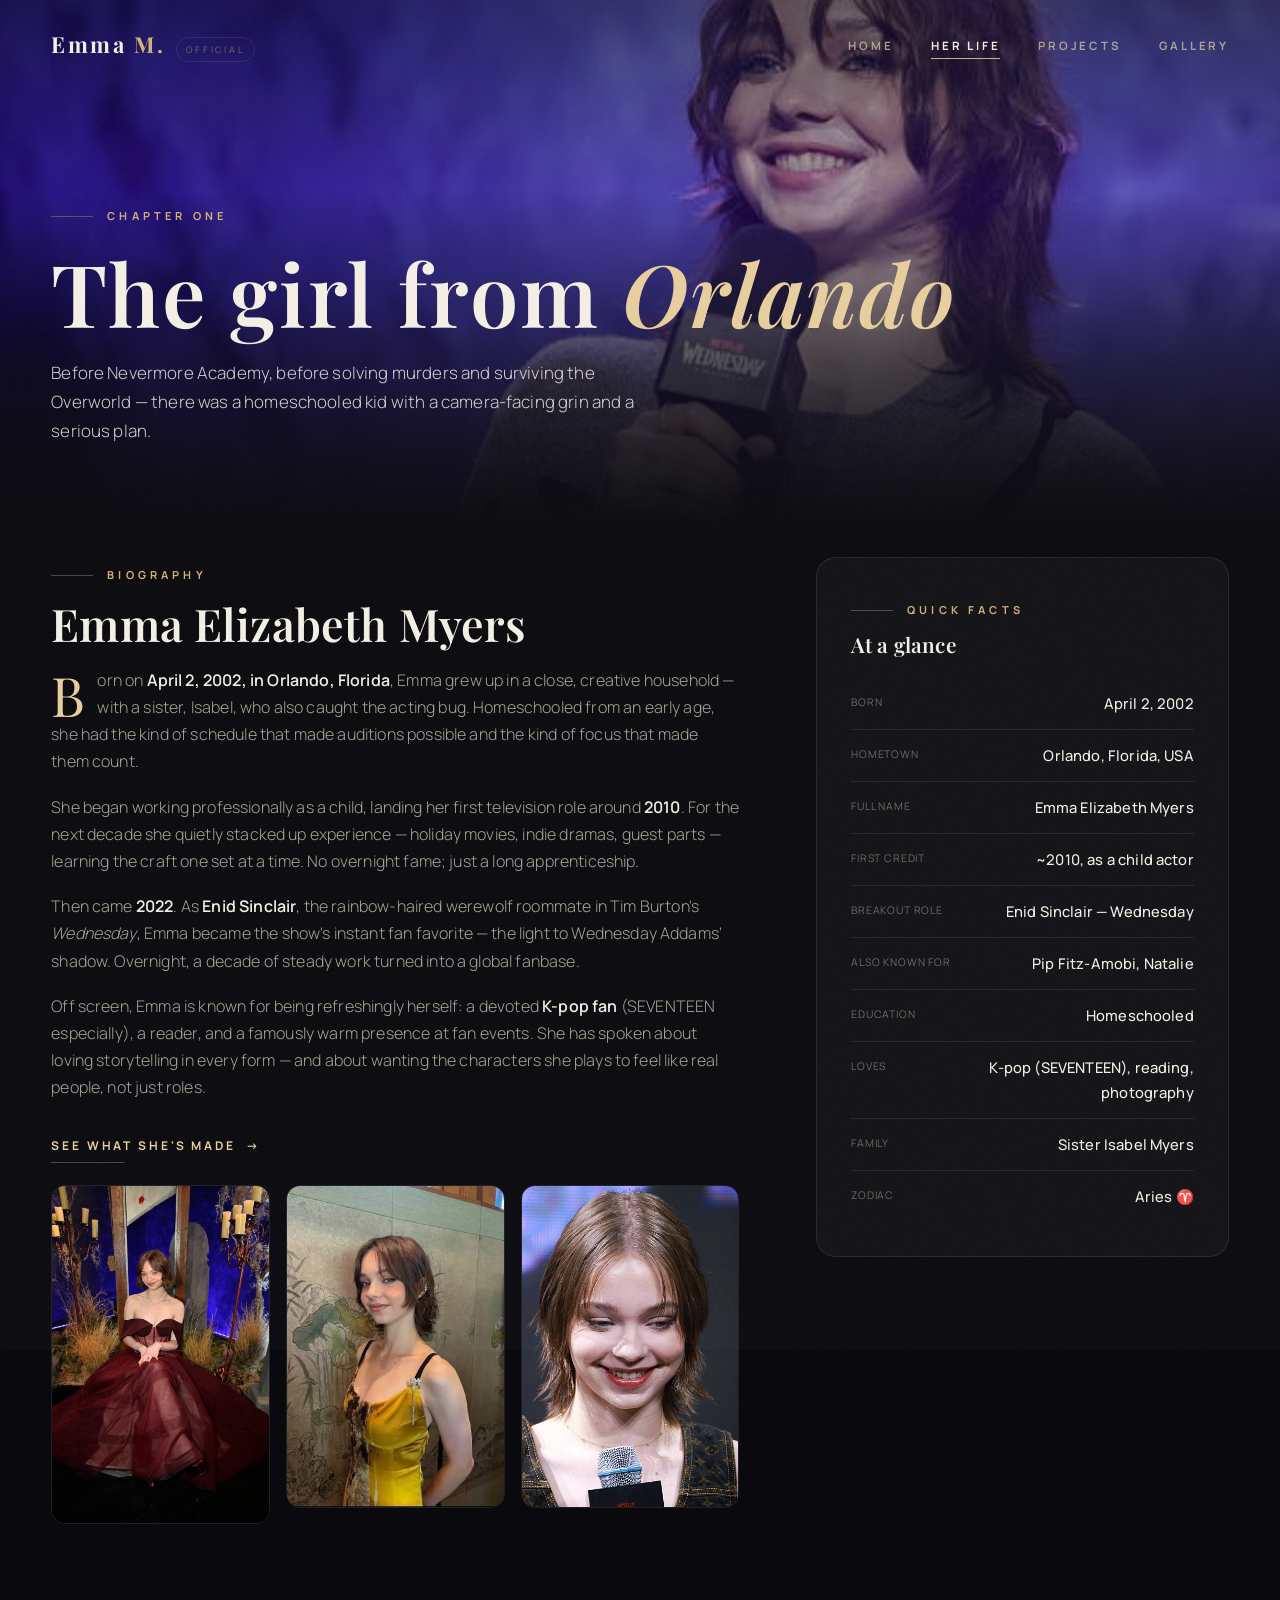
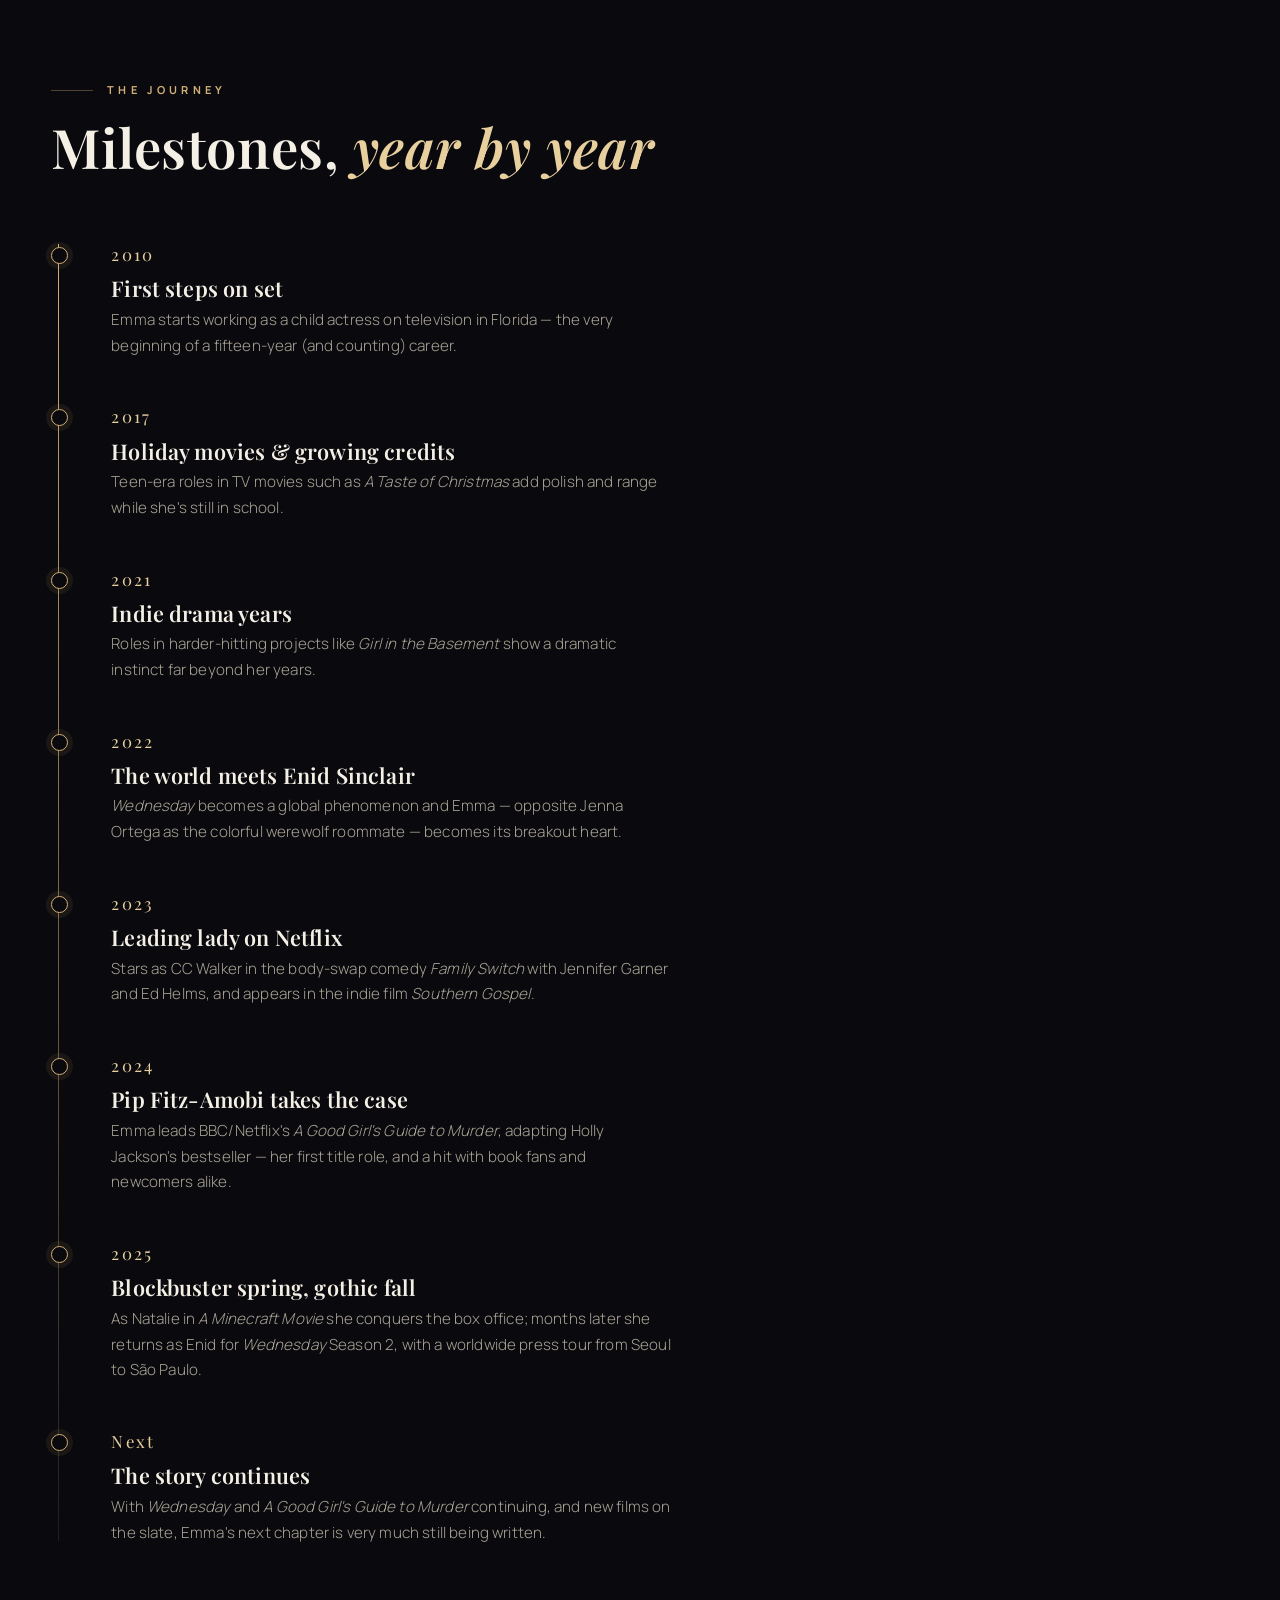
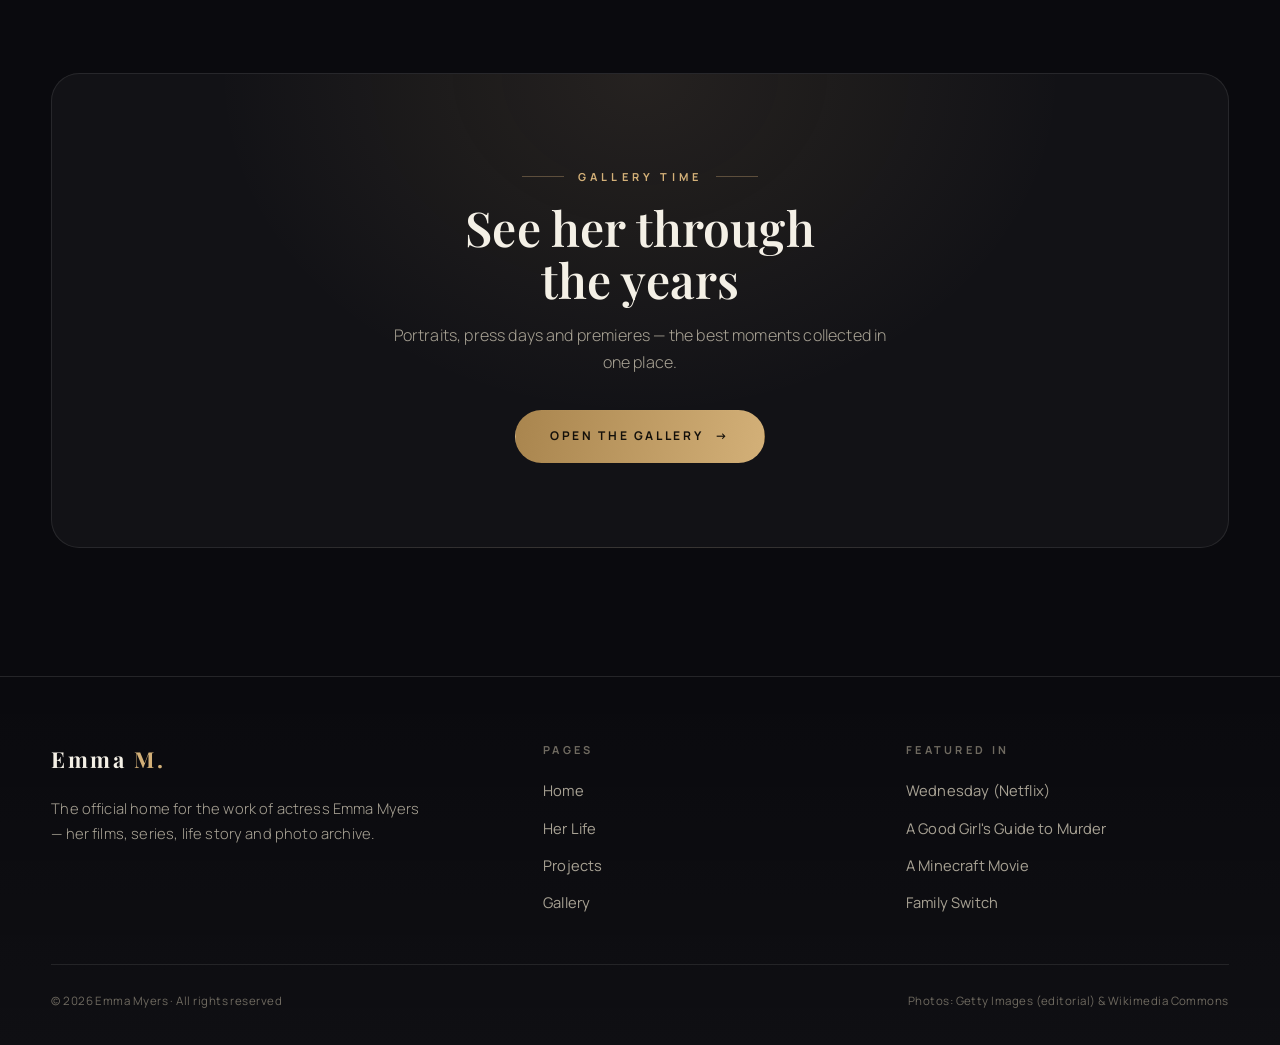
<file: life.html>
<!DOCTYPE html>
<html lang="en">
<head>
  <meta charset="UTF-8" />
  <meta name="viewport" content="width=device-width, initial-scale=1.0" />
  <title>Her Life — Emma Myers | Official Website</title>
  <meta name="description" content="Emma Myers' journey: from Orlando childhood and early TV roles to Wednesday, A Good Girl's Guide to Murder and A Minecraft Movie." />
  <link rel="icon" href="data:image/svg+xml,%3Csvg xmlns='http://www.w3.org/2000/svg' viewBox='0 0 100 100'%3E%3Ctext y='.9em' font-size='90'%3E✦%3C/text%3E%3C/svg%3E" />
  <link rel="preconnect" href="https://fonts.googleapis.com" />
  <link rel="preconnect" href="https://fonts.gstatic.com" crossorigin />
  <link href="https://fonts.googleapis.com/css2?family=Playfair+Display:ital,wght@0,500;0,600;0,700;1,500;1,600&family=Manrope:wght@300;400;500;600;700;800&display=swap" rel="stylesheet" />
  <link rel="stylesheet" href="css/style.css" />
</head>
<body data-page="life">
  <div class="grain" aria-hidden="true"></div>

  <!-- ===== Navigation ===== -->
  <header class="nav">
    <div class="container nav-inner">
      <a href="index.html" class="brand">
        <span class="name">Emma <span>M.</span></span>
        <span class="tag">Official</span>
      </a>
      <nav aria-label="Main">
        <ul class="nav-links">
          <li><a href="index.html">Home</a></li>
          <li><a href="life.html" class="active">Her Life</a></li>
          <li><a href="projects.html">Projects</a></li>
          <li><a href="gallery.html">Gallery</a></li>
        </ul>
      </nav>
      <button class="burger" aria-label="Open menu" aria-expanded="false">
        <span></span><span></span><span></span>
      </button>
    </div>
  </header>

  <div class="mobile-menu">
    <a href="index.html"><i>01</i> Home</a>
    <a href="life.html"><i>02</i> Her Life</a>
    <a href="projects.html"><i>03</i> Projects</a>
    <a href="gallery.html"><i>04</i> Gallery</a>
  </div>

  <!-- ===== Page hero ===== -->
  <section class="page-hero has-photo">
    <div class="hero-photo-bg" data-parallax="0.1">
      <img src="assets/img/fan-13.jpg" alt="Emma Myers — press season portrait, 2025" />
    </div>
    <div class="hero-photo-fade" aria-hidden="true"></div>
    <div class="container">
      <span class="eyebrow">Chapter One</span>
      <h1>The girl from <em>Orlando</em></h1>
      <p class="lede">
        Before Nevermore Academy, before solving murders and surviving the Overworld —
        there was a homeschooled kid with a camera-facing grin and a serious plan.
      </p>
    </div>
  </section>

  <!-- ===== Bio + facts ===== -->
  <section style="padding-top: 30px;">
    <div class="container life-layout">
      <div class="bio" data-reveal>
        <span class="eyebrow">Biography</span>
        <h2 style="font-size: clamp(1.9rem, 3.6vw, 2.8rem); margin-top: 16px;">
          Emma Elizabeth Myers
        </h2>
        <p class="drop">
          Born on <strong>April 2, 2002, in Orlando, Florida</strong>, Emma grew up in a
          close, creative household — with a sister, Isabel, who also caught the acting
          bug. Homeschooled from an early age, she had the kind of schedule that made
          auditions possible and the kind of focus that made them count.
        </p>
        <p>
          She began working professionally as a child, landing her first television
          role around <strong>2010</strong>. For the next decade she quietly stacked up
          experience — holiday movies, indie dramas, guest parts — learning the craft
          one set at a time. No overnight fame; just a long apprenticeship.
        </p>
        <p>
          Then came <strong>2022</strong>. As <strong>Enid Sinclair</strong>, the
          rainbow-haired werewolf roommate in Tim Burton's <em>Wednesday</em>, Emma
          became the show's instant fan favorite — the light to Wednesday Addams'
          shadow. Overnight, a decade of steady work turned into a global fanbase.
        </p>
        <p>
          Off screen, Emma is known for being refreshingly herself: a devoted
          <strong>K-pop fan</strong> (SEVENTEEN especially), a reader, and a
          famously warm presence at fan events. She has spoken about loving
          storytelling in every form — and about wanting the characters she plays
          to feel like real people, not just roles.
        </p>
        <p style="margin-top: 30px;">
          <a href="projects.html" class="text-link">See what she's made <span class="arr">→</span></a>
        </p>

        <!-- Photo collage -->
        <div class="life-collage">
          <a class="c1" href="assets/img/fan-03.jpg" data-lightbox="life" data-caption="Emma Myers — the Wednesday era, 2022" data-reveal="zoom">
            <img src="assets/img/fan-03.jpg" alt="Emma Myers during the Wednesday era, 2022" />
          </a>
          <a href="assets/img/fan-19.jpg" data-lightbox="life" data-caption="Emma Myers — portrait" data-reveal="zoom" style="--d:.1s">
            <img src="assets/img/fan-19.jpg" alt="Portrait of Emma Myers" />
          </a>
          <a href="assets/img/fan-12.jpg" data-lightbox="life" data-caption="Emma Myers — press season, 2025" data-reveal="zoom" style="--d:.2s">
            <img src="assets/img/fan-12.jpg" alt="Emma Myers during the 2025 press season" />
          </a>
        </div>
      </div>

      <!-- Quick facts -->
      <aside class="facts" data-reveal="right">
        <span class="eyebrow">Quick Facts</span>
        <h3 style="margin-top: 14px;">At a glance</h3>
        <dl>
          <div class="row"><dt>Born</dt><dd>April 2, 2002</dd></div>
          <div class="row"><dt>Hometown</dt><dd>Orlando, Florida, USA</dd></div>
          <div class="row"><dt>Full name</dt><dd>Emma Elizabeth Myers</dd></div>
          <div class="row"><dt>First credit</dt><dd>~2010, as a child actor</dd></div>
          <div class="row"><dt>Breakout role</dt><dd>Enid Sinclair — Wednesday</dd></div>
          <div class="row"><dt>Also known for</dt><dd>Pip Fitz-Amobi, Natalie</dd></div>
          <div class="row"><dt>Education</dt><dd>Homeschooled</dd></div>
          <div class="row"><dt>Loves</dt><dd>K-pop (SEVENTEEN), reading, photography</dd></div>
          <div class="row"><dt>Family</dt><dd>Sister Isabel Myers</dd></div>
          <div class="row"><dt>Zodiac</dt><dd>Aries ♈</dd></div>
        </dl>
      </aside>
    </div>
  </section>

  <!-- ===== Timeline ===== -->
  <section style="padding-top: 20px;">
    <div class="container">
      <div class="section-head" data-reveal>
        <span class="eyebrow">The Journey</span>
        <h2>Milestones, <em>year by year</em></h2>
      </div>

      <div class="timeline">
        <div class="t-item" data-reveal>
          <span class="t-year">2010</span>
          <h3>First steps on set</h3>
          <p>Emma starts working as a child actress on television in Florida — the very beginning of a fifteen-year (and counting) career.</p>
        </div>
        <div class="t-item" data-reveal style="--d:.05s">
          <span class="t-year">2017</span>
          <h3>Holiday movies &amp; growing credits</h3>
          <p>Teen-era roles in TV movies such as <em>A Taste of Christmas</em> add polish and range while she's still in school.</p>
        </div>
        <div class="t-item" data-reveal style="--d:.05s">
          <span class="t-year">2021</span>
          <h3>Indie drama years</h3>
          <p>Roles in harder-hitting projects like <em>Girl in the Basement</em> show a dramatic instinct far beyond her years.</p>
        </div>
        <div class="t-item" data-reveal style="--d:.05s">
          <span class="t-year">2022</span>
          <h3>The world meets Enid Sinclair</h3>
          <p><em>Wednesday</em> becomes a global phenomenon and Emma — opposite Jenna Ortega as the colorful werewolf roommate — becomes its breakout heart.</p>
        </div>
        <div class="t-item" data-reveal style="--d:.05s">
          <span class="t-year">2023</span>
          <h3>Leading lady on Netflix</h3>
          <p>Stars as CC Walker in the body-swap comedy <em>Family Switch</em> with Jennifer Garner and Ed Helms, and appears in the indie film <em>Southern Gospel</em>.</p>
        </div>
        <div class="t-item" data-reveal style="--d:.05s">
          <span class="t-year">2024</span>
          <h3>Pip Fitz-Amobi takes the case</h3>
          <p>Emma leads BBC/Netflix's <em>A Good Girl's Guide to Murder</em>, adapting Holly Jackson's bestseller — her first title role, and a hit with book fans and newcomers alike.</p>
        </div>
        <div class="t-item" data-reveal style="--d:.05s">
          <span class="t-year">2025</span>
          <h3>Blockbuster spring, gothic fall</h3>
          <p>As Natalie in <em>A Minecraft Movie</em> she conquers the box office; months later she returns as Enid for <em>Wednesday</em> Season 2, with a worldwide press tour from Seoul to São Paulo.</p>
        </div>
        <div class="t-item" data-reveal style="--d:.05s">
          <span class="t-year">Next</span>
          <h3>The story continues</h3>
          <p>With <em>Wednesday</em> and <em>A Good Girl's Guide to Murder</em> continuing, and new films on the slate, Emma's next chapter is very much still being written.</p>
        </div>
      </div>
    </div>
  </section>

  <!-- ===== CTA ===== -->
  <section style="padding-top: 0;">
    <div class="container">
      <div class="cta-band" data-reveal="zoom">
        <span class="eyebrow center">Gallery Time</span>
        <h2>See her through<br />the years</h2>
        <p>Portraits, press days and premieres — the best moments collected in one place.</p>
        <a href="gallery.html" class="btn solid">Open the Gallery <span class="arr">→</span></a>
      </div>
    </div>
  </section>

  <!-- ===== Footer ===== -->
  <footer>
    <div class="container">
      <div class="foot-grid">
        <div>
          <a href="index.html" class="brand" style="margin-bottom: 18px;">
            <span class="name">Emma <span>M.</span></span>
          </a>
          <p>The official home for the work of actress Emma Myers — her films, series, life story and photo archive.</p>
        </div>
        <div>
          <h4>Pages</h4>
          <ul>
            <li><a href="index.html">Home</a></li>
            <li><a href="life.html">Her Life</a></li>
            <li><a href="projects.html">Projects</a></li>
            <li><a href="gallery.html">Gallery</a></li>
          </ul>
        </div>
        <div>
          <h4>Featured In</h4>
          <ul>
            <li><a href="projects.html#wednesday">Wednesday (Netflix)</a></li>
            <li><a href="projects.html#agggm">A Good Girl's Guide to Murder</a></li>
            <li><a href="projects.html#minecraft">A Minecraft Movie</a></li>
            <li><a href="projects.html#familyswitch">Family Switch</a></li>
          </ul>
        </div>
      </div>
      <div class="foot-note">
        <p>© <span data-year>2026</span> Emma Myers · All rights reserved</p>
        <p>Photos: Getty Images (editorial) &amp; Wikimedia Commons</p>
      </div>
    </div>
  </footer>

  <script src="js/main.js"></script>
</body>
</html>
</file>
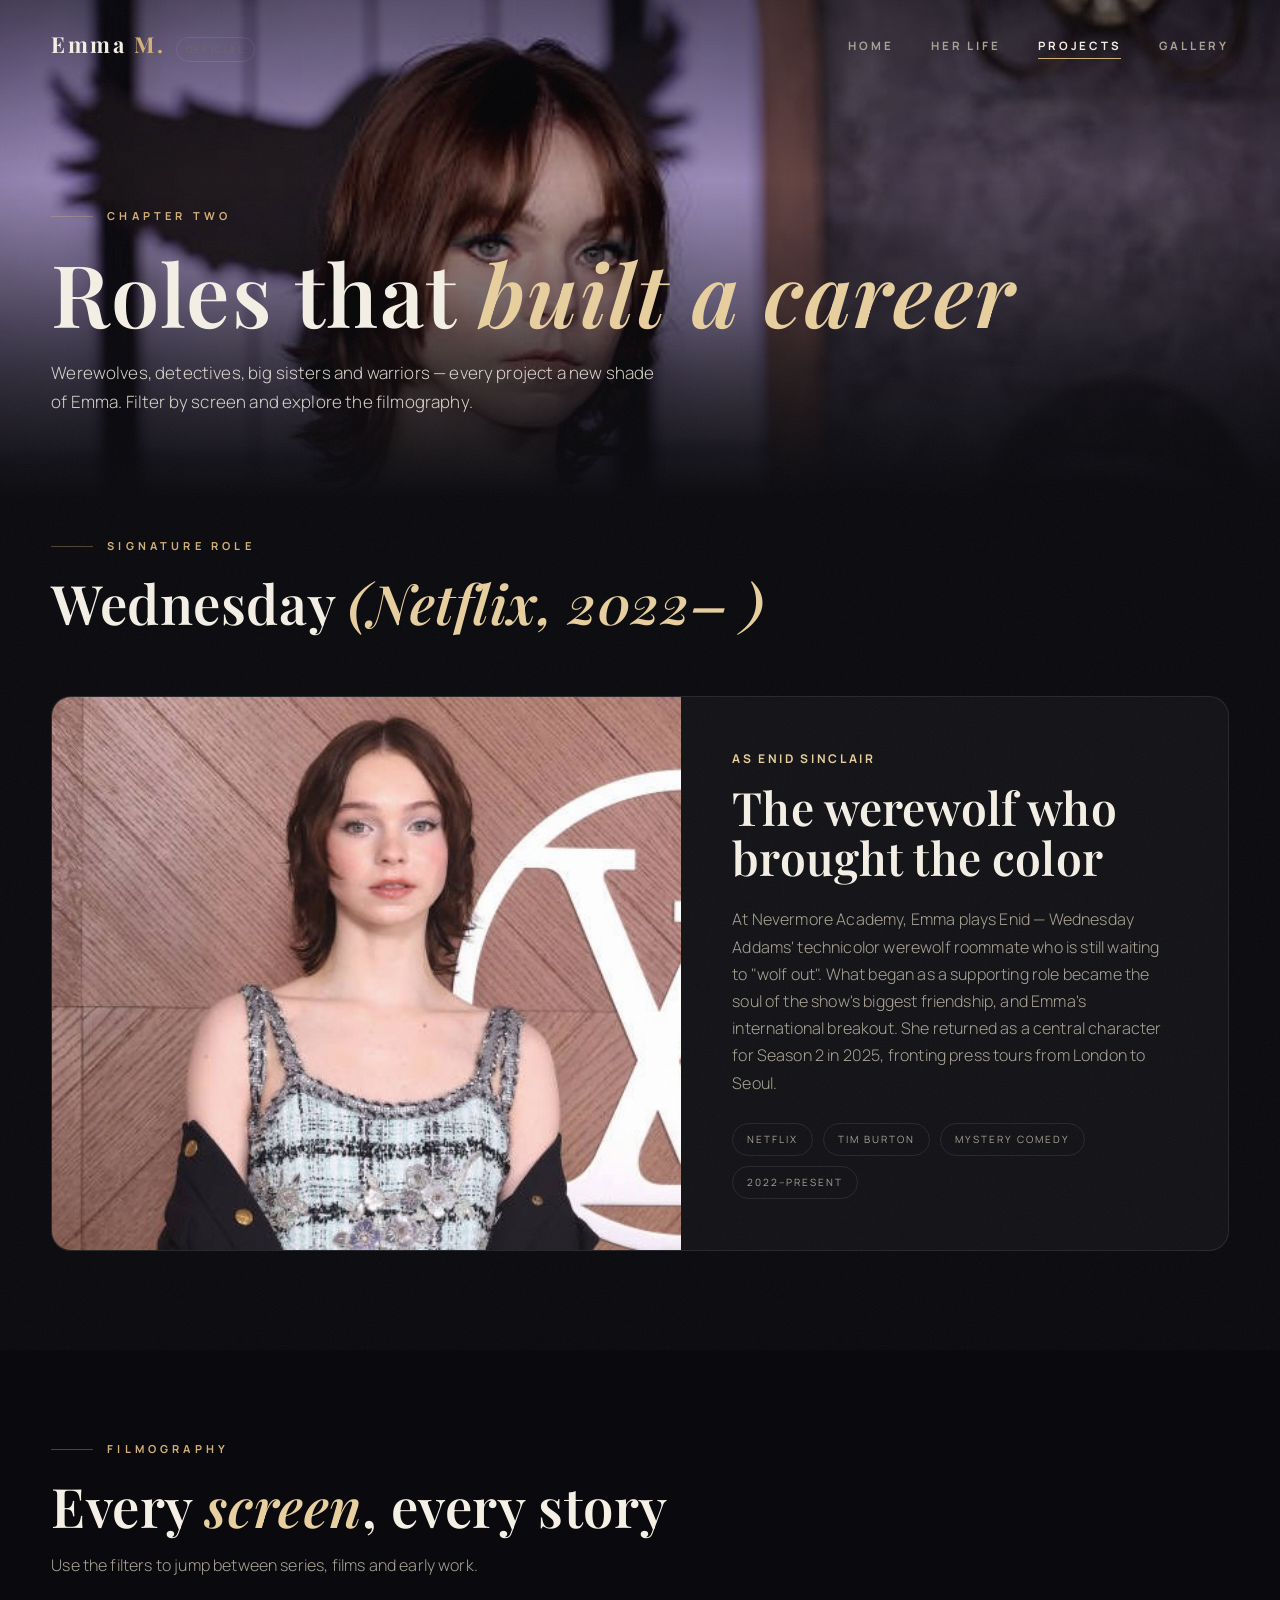
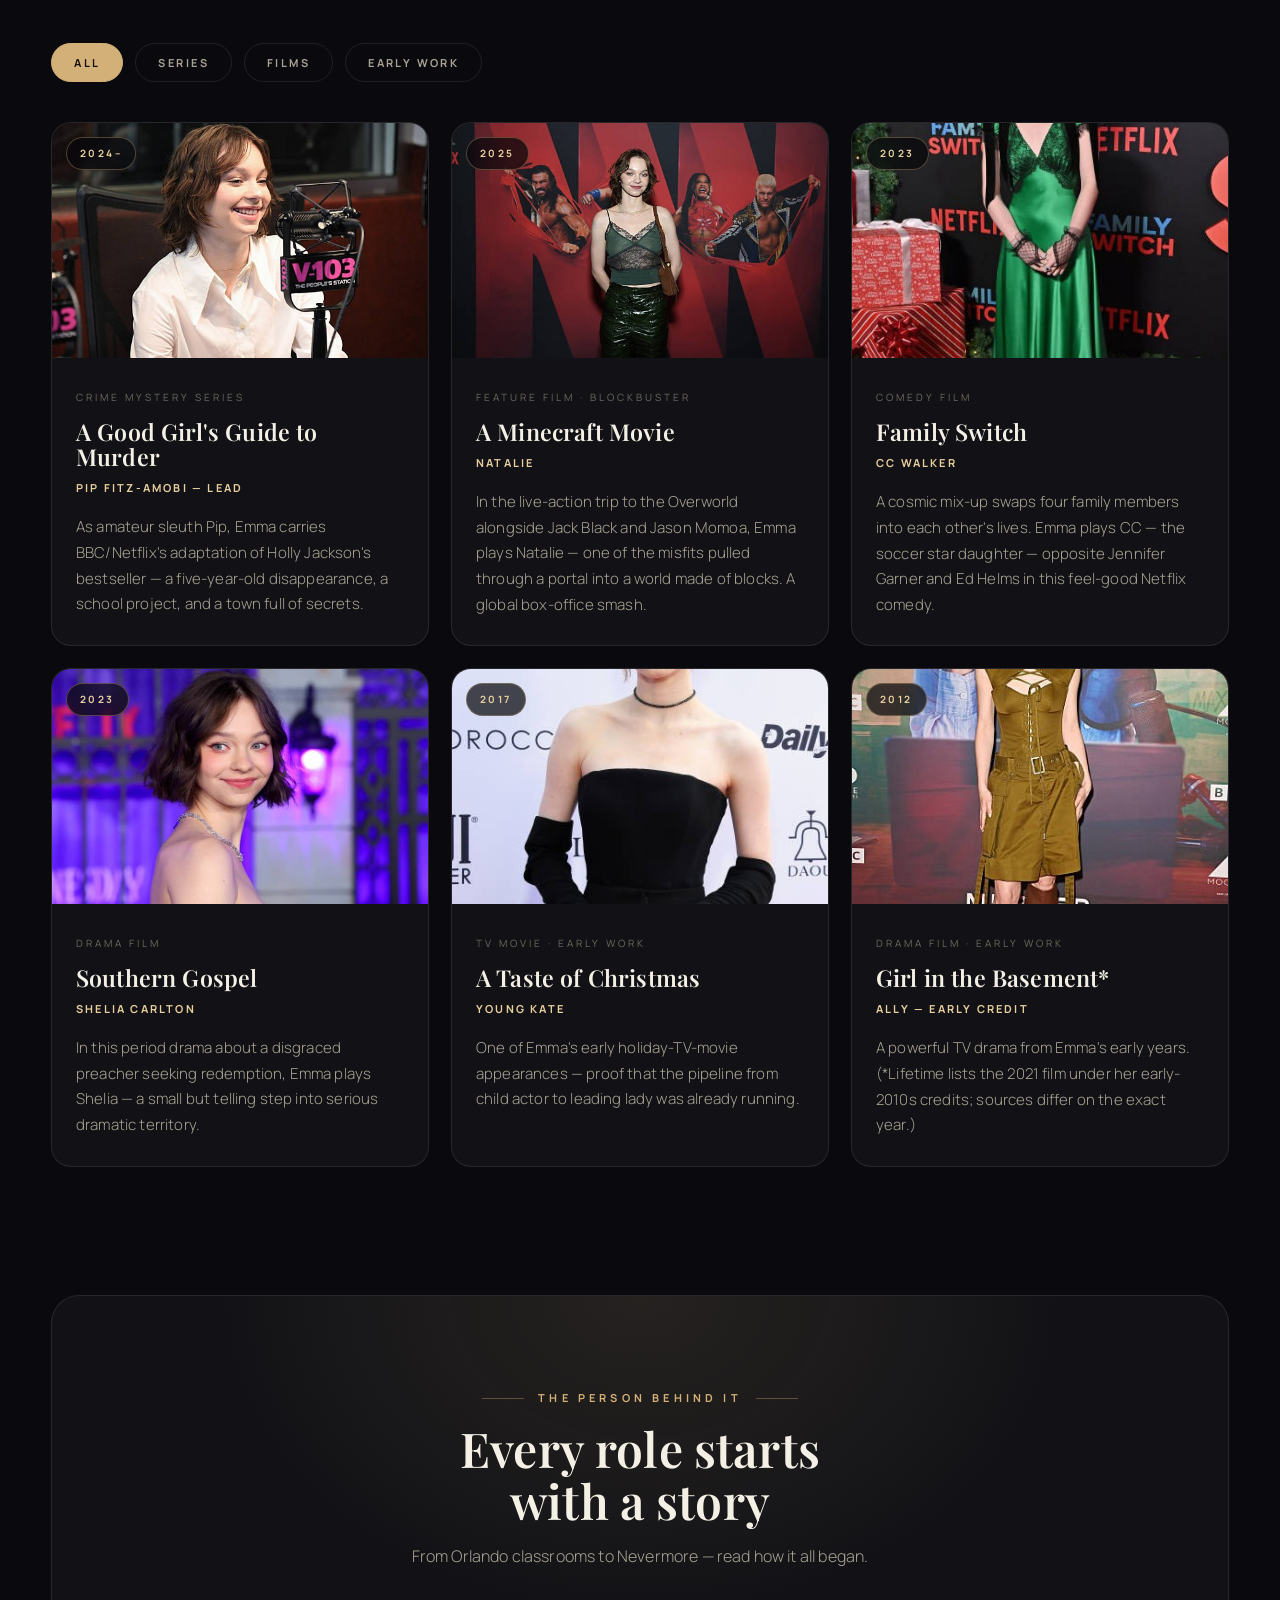
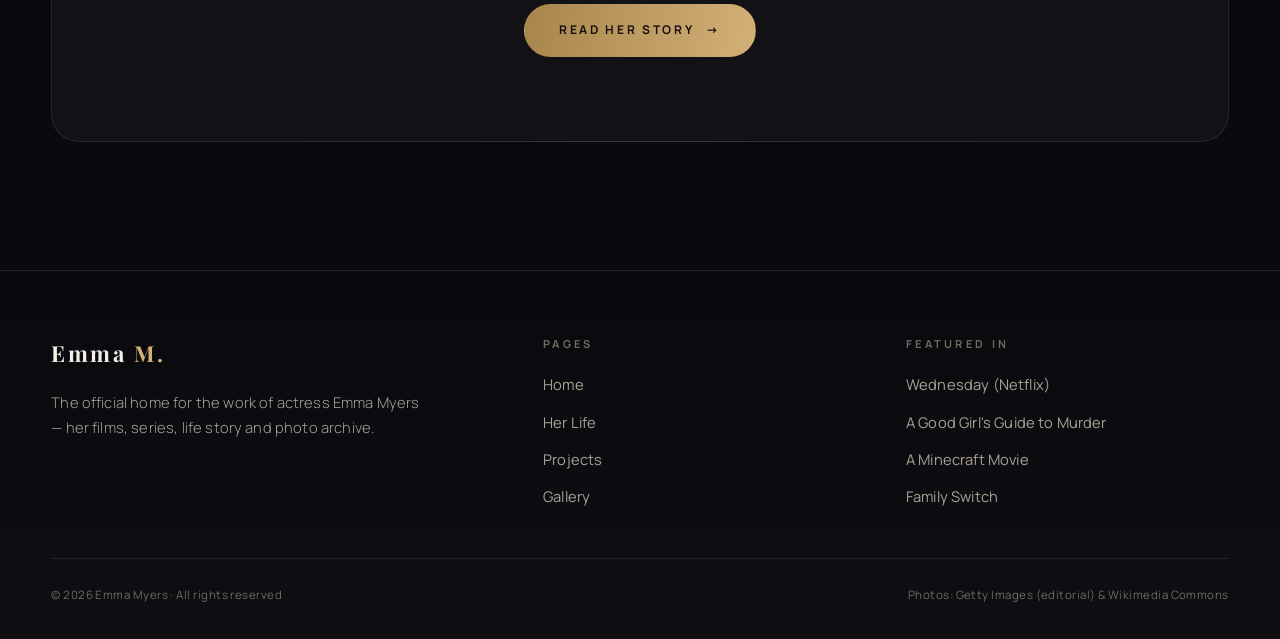
<file: projects.html>
<!DOCTYPE html>
<html lang="en">
<head>
  <meta charset="UTF-8" />
  <meta name="viewport" content="width=device-width, initial-scale=1.0" />
  <title>Projects — Emma Myers | Official Website</title>
  <meta name="description" content="Emma Myers' filmography: Wednesday, A Good Girl's Guide to Murder, A Minecraft Movie, Family Switch, Southern Gospel and more." />
  <link rel="icon" href="data:image/svg+xml,%3Csvg xmlns='http://www.w3.org/2000/svg' viewBox='0 0 100 100'%3E%3Ctext y='.9em' font-size='90'%3E✦%3C/text%3E%3C/svg%3E" />
  <link rel="preconnect" href="https://fonts.googleapis.com" />
  <link rel="preconnect" href="https://fonts.gstatic.com" crossorigin />
  <link href="https://fonts.googleapis.com/css2?family=Playfair+Display:ital,wght@0,500;0,600;0,700;1,500;1,600&family=Manrope:wght@300;400;500;600;700;800&display=swap" rel="stylesheet" />
  <link rel="stylesheet" href="css/style.css" />
</head>
<body data-page="projects">
  <div class="grain" aria-hidden="true"></div>

  <!-- ===== Navigation ===== -->
  <header class="nav">
    <div class="container nav-inner">
      <a href="index.html" class="brand">
        <span class="name">Emma <span>M.</span></span>
        <span class="tag">Official</span>
      </a>
      <nav aria-label="Main">
        <ul class="nav-links">
          <li><a href="index.html">Home</a></li>
          <li><a href="life.html">Her Life</a></li>
          <li><a href="projects.html" class="active">Projects</a></li>
          <li><a href="gallery.html">Gallery</a></li>
        </ul>
      </nav>
      <button class="burger" aria-label="Open menu" aria-expanded="false">
        <span></span><span></span><span></span>
      </button>
    </div>
  </header>

  <div class="mobile-menu">
    <a href="index.html"><i>01</i> Home</a>
    <a href="life.html"><i>02</i> Her Life</a>
    <a href="projects.html"><i>03</i> Projects</a>
    <a href="gallery.html"><i>04</i> Gallery</a>
  </div>

  <!-- ===== Page hero ===== -->
  <section class="page-hero has-photo">
    <div class="hero-photo-bg" data-parallax="0.1">
      <img src="assets/img/fan-15.jpg" alt="Emma Myers — press portrait, 2025" />
    </div>
    <div class="hero-photo-fade" aria-hidden="true"></div>
    <div class="container">
      <span class="eyebrow">Chapter Two</span>
      <h1>Roles that <em>built a career</em></h1>
      <p class="lede">
        Werewolves, detectives, big sisters and warriors — every project a new
        shade of Emma. Filter by screen and explore the filmography.
      </p>
    </div>
  </section>

  <!-- ===== Featured: Wednesday ===== -->
  <section style="padding-top: 30px;" id="wednesday">
    <div class="container">
      <div class="section-head" data-reveal>
        <span class="eyebrow">Signature Role</span>
        <h2>Wednesday <em>(Netflix, 2022– )</em></h2>
      </div>

      <div class="p-featured" data-reveal="zoom">
        <div class="p-img">
          <img src="assets/img/fan-07.jpg" alt="Emma Myers during the 2025 press season" />
        </div>
        <div class="p-body">
          <span class="role">As Enid Sinclair</span>
          <h3>The werewolf who brought the color</h3>
          <p class="desc">
            At Nevermore Academy, Emma plays Enid — Wednesday Addams' technicolor
            werewolf roommate who is still waiting to "wolf out". What began as a
            supporting role became the soul of the show's biggest friendship, and
            Emma's international breakout. She returned as a central character for
            Season 2 in 2025, fronting press tours from London to Seoul.
          </p>
          <div class="p-tags">
            <span>Netflix</span><span>Tim Burton</span><span>Mystery Comedy</span><span>2022–Present</span>
          </div>
        </div>
      </div>
    </div>
  </section>

  <!-- ===== All projects ===== -->
  <section style="padding-top: 30px;">
    <div class="container">
      <div class="section-head" data-reveal>
        <span class="eyebrow">Filmography</span>
        <h2>Every <em>screen</em>, every story</h2>
        <p>Use the filters to jump between series, films and early work.</p>
      </div>

      <div class="filters" data-filter-group="#projectGrid" data-reveal>
        <button class="filter active" data-filter="all">All</button>
        <button class="filter" data-filter="series">Series</button>
        <button class="filter" data-filter="film">Films</button>
        <button class="filter" data-filter="early">Early Work</button>
      </div>

      <div class="p-grid" id="projectGrid">
        <article class="p-card" data-cat="series" id="agggm" data-tilt data-reveal>
          <div class="thumb">
            <img src="assets/img/fan-10.jpg" alt="Emma Myers — 2025" />
            <span class="year">2024–</span>
          </div>
          <div class="body">
            <span class="kind">Crime Mystery Series</span>
            <h3>A Good Girl's Guide to Murder</h3>
            <span class="role">Pip Fitz-Amobi — lead</span>
            <p>
              As amateur sleuth Pip, Emma carries BBC/Netflix's adaptation of Holly
              Jackson's bestseller — a five-year-old disappearance, a school project,
              and a town full of secrets.
            </p>
          </div>
        </article>

        <article class="p-card" data-cat="film" id="minecraft" data-tilt data-reveal style="--d:.08s">
          <div class="thumb">
            <img src="assets/img/fan-09.jpg" alt="Emma Myers — 2025" />
            <span class="year">2025</span>
          </div>
          <div class="body">
            <span class="kind">Feature Film · Blockbuster</span>
            <h3>A Minecraft Movie</h3>
            <span class="role">Natalie</span>
            <p>
              In the live-action trip to the Overworld alongside Jack Black and
              Jason Momoa, Emma plays Natalie — one of the misfits pulled through a
              portal into a world made of blocks. A global box-office smash.
            </p>
          </div>
        </article>

        <article class="p-card" data-cat="film" id="familyswitch" data-tilt data-reveal style="--d:.16s">
          <div class="thumb">
            <img src="assets/img/fan-06.jpg" alt="Emma Myers at the Family Switch premiere, 2023" />
            <span class="year">2023</span>
          </div>
          <div class="body">
            <span class="kind">Comedy Film</span>
            <h3>Family Switch</h3>
            <span class="role">CC Walker</span>
            <p>
              A cosmic mix-up swaps four family members into each other's lives.
              Emma plays CC — the soccer star daughter — opposite Jennifer Garner
              and Ed Helms in this feel-good Netflix comedy.
            </p>
          </div>
        </article>

        <article class="p-card" data-cat="film" data-tilt data-reveal style="--d:.05s">
          <div class="thumb">
            <img src="assets/img/fan-02.jpg" alt="Emma Myers — Netflix era, 2022" />
            <span class="year">2023</span>
          </div>
          <div class="body">
            <span class="kind">Drama Film</span>
            <h3>Southern Gospel</h3>
            <span class="role">Shelia Carlton</span>
            <p>
              In this period drama about a disgraced preacher seeking redemption,
              Emma plays Shelia — a small but telling step into serious dramatic
              territory.
            </p>
          </div>
        </article>

        <article class="p-card" data-cat="film early" data-tilt data-reveal style="--d:.1s">
          <div class="thumb">
            <img src="assets/img/fan-04.jpg" alt="Emma Myers — 2023" />
            <span class="year">2017</span>
          </div>
          <div class="body">
            <span class="kind">TV Movie · Early Work</span>
            <h3>A Taste of Christmas</h3>
            <span class="role">Young Kate</span>
            <p>
              One of Emma's early holiday-TV-movie appearances — proof that the
              pipeline from child actor to leading lady was already running.
            </p>
          </div>
        </article>

        <article class="p-card" data-cat="film early" data-tilt data-reveal style="--d:.14s">
          <div class="thumb">
            <img src="assets/img/fan-16.jpg" alt="Emma Myers — late 2025" />
            <span class="year">2012</span>
          </div>
          <div class="body">
            <span class="kind">Drama Film · Early Work</span>
            <h3>Girl in the Basement*</h3>
            <span class="role">Ally — early credit</span>
            <p>
              A powerful TV drama from Emma's early years. (*Lifetime lists the
              2021 film under her early-2010s credits; sources differ on the
              exact year.)
            </p>
          </div>
        </article>
      </div>
    </div>
  </section>

  <!-- ===== CTA ===== -->
  <section style="padding-top: 0;">
    <div class="container">
      <div class="cta-band" data-reveal="zoom">
        <span class="eyebrow center">The Person Behind It</span>
        <h2>Every role starts<br />with a story</h2>
        <p>From Orlando classrooms to Nevermore — read how it all began.</p>
        <a href="life.html" class="btn solid">Read Her Story <span class="arr">→</span></a>
      </div>
    </div>
  </section>

  <!-- ===== Footer ===== -->
  <footer>
    <div class="container">
      <div class="foot-grid">
        <div>
          <a href="index.html" class="brand" style="margin-bottom: 18px;">
            <span class="name">Emma <span>M.</span></span>
          </a>
          <p>The official home for the work of actress Emma Myers — her films, series, life story and photo archive.</p>
        </div>
        <div>
          <h4>Pages</h4>
          <ul>
            <li><a href="index.html">Home</a></li>
            <li><a href="life.html">Her Life</a></li>
            <li><a href="projects.html">Projects</a></li>
            <li><a href="gallery.html">Gallery</a></li>
          </ul>
        </div>
        <div>
          <h4>Featured In</h4>
          <ul>
            <li><a href="projects.html#wednesday">Wednesday (Netflix)</a></li>
            <li><a href="projects.html#agggm">A Good Girl's Guide to Murder</a></li>
            <li><a href="projects.html#minecraft">A Minecraft Movie</a></li>
            <li><a href="projects.html#familyswitch">Family Switch</a></li>
          </ul>
        </div>
      </div>
      <div class="foot-note">
        <p>© <span data-year>2026</span> Emma Myers · All rights reserved</p>
        <p>Photos: Getty Images (editorial) &amp; Wikimedia Commons</p>
      </div>
    </div>
  </footer>

  <script src="js/main.js"></script>
</body>
</html>
</file>
<file: css/style.css>
/* ============================================================
   EMMA MYERS — Official site · Premium editorial design system
   ============================================================ */

:root {
  --bg:        #0a0a0e;
  --bg-2:      #0f0f16;
  --panel:     rgba(255, 255, 255, 0.035);
  --panel-2:   rgba(255, 255, 255, 0.06);
  --line:      rgba(255, 255, 255, 0.09);
  --line-gold: rgba(211, 176, 120, 0.35);
  --ink:       #f4f0e6;
  --muted:     #a8a294;
  --faint:     #6f6a60;
  --gold:      #d3b078;
  --gold-2:    #e8cf9e;
  --gold-3:    #a9854e;
  --violet:    #a08cff;
  --serif:     "Playfair Display", "Times New Roman", serif;
  --sans:      "Manrope", "Segoe UI", sans-serif;
  --ease-out:  cubic-bezier(0.16, 1, 0.3, 1);
  --radius:    20px;
  --shadow:    0 30px 80px rgba(0, 0, 0, 0.55);
}

* { margin: 0; padding: 0; box-sizing: border-box; }

html { scroll-behavior: smooth; }

body {
  background: var(--bg);
  color: var(--ink);
  font-family: var(--sans);
  font-size: 16px;
  line-height: 1.7;
  letter-spacing: 0.01em;
  -webkit-font-smoothing: antialiased;
  overflow-x: hidden;
}

/* Load veil */
body::before {
  content: "";
  position: fixed; inset: 0; z-index: 2000;
  background: var(--bg);
  opacity: 1; pointer-events: none;
  transition: opacity 0.9s ease 0.15s;
}
body.loaded::before { opacity: 0; }

/* Film grain */
.grain {
  position: fixed; inset: -50%; z-index: 1500;
  pointer-events: none; opacity: 0.05;
  background-image: url("data:image/svg+xml,%3Csvg xmlns='http://www.w3.org/2000/svg' width='300' height='300'%3E%3Cfilter id='n'%3E%3CfeTurbulence type='fractalNoise' baseFrequency='0.9' numOctaves='2'/%3E%3C/filter%3E%3Crect width='100%25' height='100%25' filter='url(%23n)'/%3E%3C/svg%3E");
  animation: grain 8s steps(10) infinite;
}
@keyframes grain {
  0%, 100% { transform: translate(0, 0); }
  10% { transform: translate(-5%, -8%); }
  30% { transform: translate(3%, -12%); }
  50% { transform: translate(8%, 4%); }
  70% { transform: translate(-9%, 6%); }
  90% { transform: translate(4%, 9%); }
}

/* Soft cursor glow (desktop only) */
.cursor-glow {
  position: fixed; top: 0; left: 0; z-index: 1400;
  width: 460px; height: 460px; border-radius: 50%;
  background: radial-gradient(circle, rgba(211,176,120,0.075) 0%, transparent 60%);
  pointer-events: none; transform: translate(-50%, -50%);
  transition: opacity 0.4s ease; opacity: 0;
}
@media (pointer: fine) { .cursor-glow { opacity: 1; } }

::selection { background: rgba(211, 176, 120, 0.28); color: #fff; }

::-webkit-scrollbar { width: 10px; }
::-webkit-scrollbar-track { background: var(--bg); }
::-webkit-scrollbar-thumb { background: #2a2a33; border-radius: 8px; }
::-webkit-scrollbar-thumb:hover { background: var(--gold-3); }

img { display: block; max-width: 100%; }
a { color: inherit; text-decoration: none; }
button { font-family: inherit; cursor: pointer; }

h1, h2, h3, .serif { font-family: var(--serif); font-weight: 600; line-height: 1.08; }

.container { width: min(1180px, 92%); margin: 0 auto; }

section { padding: clamp(72px, 10vw, 130px) 0; position: relative; }

/* ---------- Eyebrow / headings ---------- */
.eyebrow {
  display: inline-flex; align-items: center; gap: 14px;
  font-size: 11px; font-weight: 700; letter-spacing: 0.38em;
  text-transform: uppercase; color: var(--gold);
}
.eyebrow::before { content: ""; width: 42px; height: 1px; background: var(--line-gold); }
.eyebrow.center::after { content: ""; width: 42px; height: 1px; background: var(--line-gold); }

.section-head { max-width: 720px; margin-bottom: clamp(40px, 6vw, 64px); }
.section-head h2 {
  font-size: clamp(2.1rem, 4.6vw, 3.4rem);
  margin-top: 18px; letter-spacing: 0.01em;
}
.section-head h2 em { font-style: italic; color: var(--gold-2); }
.section-head p { color: var(--muted); margin-top: 16px; font-weight: 300; }

/* ---------- Buttons ---------- */
.btn {
  position: relative; display: inline-flex; align-items: center; gap: 12px;
  padding: 15px 34px; border-radius: 999px;
  font-size: 12px; font-weight: 700; letter-spacing: 0.22em; text-transform: uppercase;
  border: 1px solid var(--line-gold); color: var(--gold-2);
  background: transparent; overflow: hidden; transition: color 0.45s ease, border-color 0.45s ease;
  isolation: isolate;
}
.btn::before {
  content: ""; position: absolute; inset: 0; z-index: -1;
  background: linear-gradient(100deg, var(--gold-3), var(--gold));
  transform: translateY(101%); transition: transform 0.5s var(--ease-out);
}
.btn:hover { color: #14100a; border-color: var(--gold); }
.btn:hover::before { transform: translateY(0); }
.btn.solid { background: linear-gradient(100deg, var(--gold-3), var(--gold)); color: #14100a; border-color: transparent; }
.btn.solid::before { background: linear-gradient(100deg, var(--gold), var(--gold-2)); transform: translateX(-101%); }
.btn.solid:hover::before { transform: translateX(0); }
.btn .arr { transition: transform 0.4s var(--ease-out); }
.btn:hover .arr { transform: translateX(5px); }

.text-link {
  display: inline-flex; align-items: center; gap: 10px;
  color: var(--gold-2); font-size: 12px; font-weight: 700;
  letter-spacing: 0.24em; text-transform: uppercase; position: relative;
}
.text-link::after {
  content: ""; position: absolute; left: 0; bottom: -6px;
  width: 100%; height: 1px; background: var(--line-gold);
  transform: scaleX(0.35); transform-origin: left; transition: transform 0.5s var(--ease-out);
}
.text-link:hover::after { transform: scaleX(1); }

/* ---------- Navigation ---------- */
.nav {
  position: fixed; top: 0; left: 0; right: 0; z-index: 1000;
  padding: 26px 0; transition: padding 0.45s ease, background 0.45s ease, border-color 0.45s ease;
  border-bottom: 1px solid transparent;
}
.nav.scrolled {
  padding: 14px 0;
  background: rgba(10, 10, 14, 0.78);
  backdrop-filter: blur(18px); -webkit-backdrop-filter: blur(18px);
  border-bottom-color: var(--line);
}
.nav-inner { display: flex; align-items: center; justify-content: space-between; gap: 24px; }
.brand { display: flex; align-items: baseline; gap: 10px; }
.brand .name { font-family: var(--serif); font-size: 22px; font-weight: 700; letter-spacing: 0.12em; }
.brand .name span { color: var(--gold); }
.brand .tag {
  font-size: 9px; letter-spacing: 0.3em; text-transform: uppercase;
  color: var(--faint); border: 1px solid var(--line); padding: 4px 9px; border-radius: 999px;
}
.nav-links { display: flex; gap: 38px; list-style: none; }
.nav-links a {
  position: relative; font-size: 11.5px; font-weight: 700;
  letter-spacing: 0.24em; text-transform: uppercase; color: var(--muted);
  padding: 6px 0; transition: color 0.3s ease;
}
.nav-links a::after {
  content: ""; position: absolute; left: 0; bottom: 0; height: 1px; width: 100%;
  background: var(--gold); transform: scaleX(0); transform-origin: right;
  transition: transform 0.45s var(--ease-out);
}
.nav-links a:hover, .nav-links a.active { color: var(--ink); }
.nav-links a:hover::after, .nav-links a.active::after { transform: scaleX(1); transform-origin: left; }

.burger { display: none; background: none; border: 0; width: 42px; height: 42px; position: relative; z-index: 1100; }
.burger span {
  position: absolute; left: 8px; right: 8px; height: 1.6px;
  background: var(--ink); transition: 0.4s var(--ease-out);
}
.burger span:nth-child(1) { top: 15px; }
.burger span:nth-child(2) { top: 22px; }
.burger span:nth-child(3) { top: 29px; }
.burger.open span:nth-child(1) { top: 22px; transform: rotate(45deg); }
.burger.open span:nth-child(2) { opacity: 0; transform: translateX(-8px); }
.burger.open span:nth-child(3) { top: 22px; transform: rotate(-45deg); }

/* Mobile menu overlay */
.mobile-menu {
  position: fixed; inset: 0; z-index: 1050;
  background: rgba(8, 8, 12, 0.96);
  backdrop-filter: blur(22px); -webkit-backdrop-filter: blur(22px);
  display: flex; flex-direction: column; justify-content: center;
  padding: 0 10%; gap: 6px;
  opacity: 0; visibility: hidden; transition: opacity 0.5s ease, visibility 0.5s;
}
.mobile-menu.open { opacity: 1; visibility: visible; }
.mobile-menu a {
  font-family: var(--serif); font-size: clamp(2rem, 9vw, 3.2rem);
  color: var(--muted); padding: 10px 0; border-bottom: 1px solid var(--line);
  display: flex; align-items: baseline; gap: 18px; transition: color 0.3s, padding-left 0.4s var(--ease-out);
  transform: translateY(24px); opacity: 0;
}
.mobile-menu.open a { transform: none; opacity: 1; transition: color 0.3s, padding-left 0.4s var(--ease-out), transform 0.6s var(--ease-out), opacity 0.6s; }
.mobile-menu.open a:nth-child(1) { transition-delay: 0.08s; }
.mobile-menu.open a:nth-child(2) { transition-delay: 0.14s; }
.mobile-menu.open a:nth-child(3) { transition-delay: 0.2s; }
.mobile-menu.open a:nth-child(4) { transition-delay: 0.26s; }
.mobile-menu a i { font-style: normal; font-size: 12px; color: var(--gold); letter-spacing: 0.2em; }
.mobile-menu a:hover { color: var(--gold-2); padding-left: 14px; }

/* ---------- Hero (homepage) ---------- */
.hero {
  min-height: 100vh; min-height: 100svh;
  display: flex; align-items: flex-end;
  padding: 0 0 clamp(56px, 9vh, 110px);
  overflow: hidden; position: relative;
}
.hero-bg { position: absolute; inset: -8% 0; z-index: 0; will-change: transform; }
.hero-bg img {
  width: 100%; height: 100%; object-fit: cover; object-position: center 24%;
  animation: kenburns 26s ease-in-out infinite alternate;
  filter: saturate(0.92) contrast(1.04);
}
@keyframes kenburns {
  from { transform: scale(1) translateY(0); }
  to   { transform: scale(1.09) translateY(-1.5%); }
}
.hero-bg::after {
  content: ""; position: absolute; inset: 0;
  background:
    linear-gradient(180deg, rgba(10,10,14,0.62) 0%, rgba(10,10,14,0.18) 34%, rgba(10,10,14,0.55) 62%, rgba(10,10,14,0.97) 100%),
    radial-gradient(120% 90% at 50% 30%, transparent 40%, rgba(10,10,14,0.55) 100%);
}
.hero-vignette {
  position: absolute; inset: 0; z-index: 1; pointer-events: none;
  box-shadow: inset 0 0 220px rgba(0, 0, 0, 0.75);
}
.hero-inner { position: relative; z-index: 2; width: 100%; }
.hero .eyebrow { animation: fadeUp 1s var(--ease-out) 0.35s backwards; }
.hero h1 {
  font-size: clamp(3.6rem, 12.5vw, 10.5rem);
  font-weight: 700; letter-spacing: 0.045em; line-height: 0.98;
  text-transform: uppercase; margin: 22px 0 10px;
}
.hero h1 .line { display: block; overflow: hidden; }
.hero h1 .line > span { display: inline-block; animation: riseIn 1.2s var(--ease-out) backwards; }
.hero h1 .line:nth-child(1) > span { animation-delay: 0.45s; }
.hero h1 .line:nth-child(2) > span { animation-delay: 0.6s; }
.hero h1 .gold { color: transparent; -webkit-text-stroke: 1.5px rgba(232, 207, 158, 0.85); }
.hero-sub {
  max-width: 560px; color: rgba(244, 240, 230, 0.82); font-weight: 300;
  font-size: clamp(1rem, 1.6vw, 1.15rem);
  animation: fadeUp 1s var(--ease-out) 0.8s backwards;
}
.hero-cta { display: flex; flex-wrap: wrap; gap: 18px; margin-top: 40px; animation: fadeUp 1s var(--ease-out) 0.95s backwards; }
.hero-meta {
  position: absolute; right: 4%; bottom: clamp(56px, 9vh, 110px); z-index: 2;
  display: flex; flex-direction: column; align-items: flex-end; gap: 8px;
  animation: fadeUp 1s var(--ease-out) 1.1s backwards;
}
.hero-meta .m { font-size: 10px; letter-spacing: 0.3em; text-transform: uppercase; color: rgba(244,240,230,0.55); }
.hero-meta .m b { color: var(--gold-2); font-weight: 700; }

@keyframes riseIn { from { transform: translateY(110%) rotate(2deg); } to { transform: none; } }
@keyframes fadeUp { from { opacity: 0; transform: translateY(26px); } to { opacity: 1; transform: none; } }

.scroll-cue {
  position: absolute; left: 50%; bottom: 26px; transform: translateX(-50%); z-index: 3;
  width: 26px; height: 44px; border: 1px solid rgba(244,240,230,0.35); border-radius: 999px;
}
.scroll-cue::before {
  content: ""; position: absolute; left: 50%; top: 9px; transform: translateX(-50%);
  width: 3px; height: 8px; border-radius: 3px; background: var(--gold);
  animation: cue 1.8s ease-in-out infinite;
}
@keyframes cue {
  0% { transform: translate(-50%, 0); opacity: 1; }
  70% { transform: translate(-50%, 14px); opacity: 0; }
  100% { opacity: 0; }
}

/* ---------- Page hero (inner pages) ---------- */
.page-hero {
  padding: clamp(150px, 22vh, 220px) 0 clamp(56px, 9vh, 90px);
  position: relative; overflow: hidden;
  background: linear-gradient(180deg, #0d0d13 0%, var(--bg) 100%);
}
.page-hero .halo {
  position: absolute; top: -220px; right: -140px; width: 640px; height: 640px;
  background: radial-gradient(circle, rgba(211,176,120,0.12) 0%, transparent 65%);
  pointer-events: none;
}
.page-hero h1 { font-size: clamp(2.9rem, 7.5vw, 5.4rem); margin-top: 20px; letter-spacing: 0.02em; }
.page-hero h1 em { font-style: italic; color: var(--gold-2); }
.page-hero .lede { max-width: 620px; color: var(--muted); font-weight: 300; margin-top: 20px; font-size: 1.06rem; }

/* Photo-backed page hero — each inner page gets its own signature image */
.page-hero.has-photo { background: var(--bg); }
.page-hero .hero-photo-bg {
  position: absolute; inset: -12% 0; z-index: 0; will-change: transform;
}
.page-hero .hero-photo-bg img {
  width: 100%; height: 100%; object-fit: cover; object-position: center 22%;
  filter: saturate(0.92) contrast(1.05);
  animation: kenburns 30s ease-in-out infinite alternate;
}
.page-hero .hero-photo-fade {
  position: absolute; inset: 0; z-index: 1; pointer-events: none;
  background:
    linear-gradient(180deg, rgba(10,10,14,0.58) 0%, rgba(10,10,14,0.28) 36%, rgba(10,10,14,0.74) 74%, var(--bg) 100%),
    radial-gradient(110% 80% at 50% 30%, transparent 42%, rgba(10,10,14,0.5) 100%);
}
.page-hero.has-photo .container { position: relative; z-index: 2; }
.page-hero.has-photo .lede { color: rgba(244, 240, 230, 0.85); }

/* ---------- Marquee ---------- */
.marquee {
  border-top: 1px solid var(--line); border-bottom: 1px solid var(--line);
  padding: 20px 0; overflow: hidden; background: rgba(255,255,255,0.015);
}
.marquee-track { display: inline-flex; gap: 48px; white-space: nowrap; animation: slide 36s linear infinite; will-change: transform; }
.marquee:hover .marquee-track { animation-play-state: paused; }
.marquee-track span {
  font-family: var(--serif); font-size: 1.15rem; font-style: italic;
  color: var(--muted); letter-spacing: 0.06em; display: inline-flex; align-items: center; gap: 48px;
}
.marquee-track span i { font-style: normal; color: var(--gold); font-size: 0.7em; }
@keyframes slide { from { transform: translateX(0); } to { transform: translateX(-50%); } }

/* ---------- About ---------- */
.about-grid { display: grid; grid-template-columns: 0.85fr 1fr; gap: clamp(40px, 6vw, 90px); align-items: center; }
.portrait-frame { position: relative; }
.portrait-frame img { border-radius: var(--radius); box-shadow: var(--shadow); }
.portrait-frame::before {
  content: ""; position: absolute; inset: -14px 14px 14px -14px;
  border: 1px solid var(--line-gold); border-radius: var(--radius); z-index: -1;
  transition: inset 0.6s var(--ease-out);
}
.portrait-frame:hover::before { inset: -20px 20px 20px -20px; }
.portrait-frame .badge {
  position: absolute; bottom: -22px; right: -14px;
  background: linear-gradient(120deg, #17130d, #221a10);
  border: 1px solid var(--line-gold); color: var(--gold-2);
  font-size: 10px; letter-spacing: 0.26em; text-transform: uppercase;
  padding: 13px 20px; border-radius: 999px; box-shadow: var(--shadow);
}
.about-copy p { color: var(--muted); font-weight: 300; margin-top: 18px; }
.about-copy p strong { color: var(--ink); font-weight: 600; }
.drop::first-letter {
  font-family: var(--serif); font-size: 3.4em; float: left;
  line-height: 0.82; padding: 6px 12px 0 0; color: var(--gold-2);
}

/* ---------- Stats ---------- */
.stats { border-top: 1px solid var(--line); border-bottom: 1px solid var(--line); padding: clamp(36px, 5vw, 54px) 0; }
.stats-grid { display: grid; grid-template-columns: repeat(4, 1fr); gap: 26px; }
.stat { text-align: center; position: relative; }
.stat + .stat::before { content: ""; position: absolute; left: -13px; top: 12%; bottom: 12%; width: 1px; background: var(--line); }
.stat .num { font-family: var(--serif); font-size: clamp(2.2rem, 4.4vw, 3.3rem); color: var(--gold-2); line-height: 1; }
.stat .num small { font-size: 0.55em; color: var(--gold); }
.stat .lbl { font-size: 10px; letter-spacing: 0.28em; text-transform: uppercase; color: var(--faint); margin-top: 12px; }

/* ---------- Gallery ---------- */
.g-grid { display: grid; grid-template-columns: repeat(3, 1fr); grid-auto-rows: 235px; gap: 18px; }
.g-item {
  position: relative; overflow: hidden; border-radius: 16px;
  border: 1px solid var(--line); cursor: pointer;
  transform: translateZ(0); transition: transform 0.5s var(--ease-out), border-color 0.4s ease;
  background: var(--bg-2);
}
.g-item.tall { grid-row: span 2; }
.g-item.wide { grid-column: span 2; }
.g-item img {
  width: 100%; height: 100%; object-fit: cover;
  transition: transform 1.1s var(--ease-out), filter 0.6s ease;
  filter: saturate(0.94);
}
.g-item:hover { border-color: var(--line-gold); transform: translateY(-4px); }
.g-item:hover img { transform: scale(1.07); filter: saturate(1.05); }
.g-cap {
  position: absolute; inset: auto 0 0 0; padding: 46px 20px 16px;
  background: linear-gradient(180deg, transparent, rgba(5,5,8,0.88));
  font-size: 11px; letter-spacing: 0.22em; text-transform: uppercase; color: rgba(244,240,230,0.92);
  display: flex; justify-content: space-between; align-items: flex-end; gap: 10px;
  transform: translateY(12px); opacity: 0; transition: 0.55s var(--ease-out);
}
.g-item:hover .g-cap { transform: none; opacity: 1; }
.g-cap i { font-style: normal; color: var(--gold); }
.g-item.hide { display: none; }

/* ---------- Quote band ---------- */
.quote-band { text-align: center; position: relative; overflow: hidden; }
.quote-band::before {
  content: "“"; position: absolute; top: -30px; left: 50%; transform: translateX(-50%);
  font-family: var(--serif); font-size: 19rem; color: rgba(211,176,120,0.07); line-height: 1;
}
.quote-band blockquote {
  font-family: var(--serif); font-style: italic; font-weight: 500;
  font-size: clamp(1.5rem, 3.4vw, 2.5rem); line-height: 1.4; max-width: 820px; margin: 0 auto;
}
.quote-band blockquote em { color: var(--gold-2); }
.quote-band cite {
  display: block; margin-top: 28px; font-style: normal;
  font-size: 11px; letter-spacing: 0.3em; text-transform: uppercase; color: var(--faint);
}

/* ---------- Project cards ---------- */
.p-featured {
  display: grid; grid-template-columns: 1.15fr 1fr; overflow: hidden;
  border-radius: var(--radius); border: 1px solid var(--line);
  background: var(--panel); margin-bottom: 22px;
}
.p-featured .p-img { position: relative; min-height: 380px; overflow: hidden; }
.p-featured .p-img img { position: absolute; inset: 0; width: 100%; height: 100%; object-fit: cover; transition: transform 1.2s var(--ease-out); }
.p-featured:hover .p-img img { transform: scale(1.05); }
.p-featured .p-body { padding: clamp(30px, 4vw, 54px); display: flex; flex-direction: column; justify-content: center; }
.p-featured h3 { font-size: clamp(1.9rem, 3.6vw, 2.9rem); margin: 14px 0 6px; }
.p-featured .role { color: var(--gold-2); font-size: 12px; letter-spacing: 0.22em; text-transform: uppercase; font-weight: 700; }
.p-featured p.desc { color: var(--muted); font-weight: 300; margin-top: 18px; }
.p-tags { display: flex; flex-wrap: wrap; gap: 10px; margin-top: 26px; }
.p-tags span {
  font-size: 10px; letter-spacing: 0.2em; text-transform: uppercase;
  border: 1px solid var(--line); color: var(--muted); padding: 7px 14px; border-radius: 999px;
}

.p-grid { display: grid; grid-template-columns: repeat(3, 1fr); gap: 22px; perspective: 1200px; }
.p-card {
  border-radius: var(--radius); overflow: hidden; border: 1px solid var(--line);
  background: var(--panel); transform-style: preserve-3d;
  transition: transform 0.18s ease-out, border-color 0.4s ease, box-shadow 0.4s ease;
  will-change: transform;
}
.p-card:hover { border-color: var(--line-gold); box-shadow: var(--shadow); }
.p-card .thumb { position: relative; aspect-ratio: 16/10; overflow: hidden; }
.p-card .thumb img { width: 100%; height: 100%; object-fit: cover; transition: transform 1.1s var(--ease-out); }
.p-card:hover .thumb img { transform: scale(1.07); }
.p-card .year {
  position: absolute; top: 14px; left: 14px; z-index: 2;
  background: rgba(8,8,12,0.72); backdrop-filter: blur(8px);
  border: 1px solid var(--line-gold); color: var(--gold-2);
  font-size: 10px; font-weight: 700; letter-spacing: 0.24em; padding: 7px 13px; border-radius: 999px;
}
.p-card .body { padding: 24px 24px 28px; }
.p-card .kind { font-size: 10px; letter-spacing: 0.3em; text-transform: uppercase; color: var(--faint); }
.p-card h3 { font-size: 1.45rem; margin: 10px 0 4px; }
.p-card .role { color: var(--gold-2); font-size: 11px; letter-spacing: 0.2em; text-transform: uppercase; font-weight: 700; }
.p-card p { color: var(--muted); font-weight: 300; font-size: 0.94rem; margin-top: 14px; }

/* ---------- Filters ---------- */
.filters { display: flex; flex-wrap: wrap; gap: 12px; margin-bottom: 40px; }
.filter {
  background: transparent; border: 1px solid var(--line); color: var(--muted);
  font-size: 11px; font-weight: 700; letter-spacing: 0.22em; text-transform: uppercase;
  padding: 11px 22px; border-radius: 999px; transition: 0.35s ease;
}
.filter:hover { border-color: var(--line-gold); color: var(--gold-2); }
.filter.active { background: var(--gold); border-color: var(--gold); color: #14100a; }

/* ---------- Timeline (life page) ---------- */
.life-layout { display: grid; grid-template-columns: 1.25fr 0.75fr; gap: clamp(40px, 6vw, 80px); align-items: start; }
.bio p { color: var(--muted); font-weight: 300; margin-top: 18px; }
.bio p strong { color: var(--ink); font-weight: 600; }

.timeline { position: relative; margin-top: 64px; padding-left: 34px; }
.timeline::before {
  content: ""; position: absolute; left: 7px; top: 4px; bottom: 4px; width: 1px;
  background: linear-gradient(180deg, var(--gold) 0%, rgba(211,176,120,0.12) 100%);
}
.t-item { position: relative; padding: 0 0 44px 26px; }
.t-item:last-child { padding-bottom: 0; }
.t-item::before {
  content: ""; position: absolute; left: -34px; top: 7px;
  width: 15px; height: 15px; border-radius: 50%;
  border: 1px solid var(--gold); background: var(--bg);
  box-shadow: 0 0 0 5px rgba(211,176,120,0.08); transition: background 0.4s ease;
}
.t-item:hover::before { background: var(--gold); }
.t-year {
  font-family: var(--serif); font-size: 1.05rem; color: var(--gold-2); letter-spacing: 0.14em;
}
.t-item h3 { font-size: 1.35rem; margin: 8px 0 6px; }
.t-item p { color: var(--muted); font-weight: 300; font-size: 0.95rem; max-width: 560px; }

.facts {
  border: 1px solid var(--line); border-radius: var(--radius);
  background: var(--panel); padding: 34px; position: sticky; top: 110px;
}
.facts h3 { font-size: 1.3rem; margin-bottom: 22px; }
.facts dl { display: grid; gap: 0; }
.facts .row { display: flex; justify-content: space-between; gap: 18px; padding: 13px 0; border-bottom: 1px solid var(--line); font-size: 0.92rem; }
.facts .row:last-child { border-bottom: 0; }
.facts dt { color: var(--faint); letter-spacing: 0.08em; text-transform: uppercase; font-size: 10.5px; padding-top: 3px; white-space: nowrap; }
.facts dd { color: var(--ink); text-align: right; font-weight: 500; }

.life-collage { display: grid; grid-template-columns: repeat(3, 1fr); gap: 16px; margin-top: 26px; }
.life-collage img { border-radius: 14px; border: 1px solid var(--line); width: 100%; height: 100%; object-fit: cover; transition: transform 0.9s var(--ease-out), border-color 0.4s; }
.life-collage a { overflow: hidden; border-radius: 14px; display: block; }
.life-collage a:hover img { transform: scale(1.06); border-color: var(--line-gold); }
.life-collage .c1 { grid-row: span 2; }

/* ---------- CTA band ---------- */
.cta-band {
  text-align: center; border: 1px solid var(--line); border-radius: calc(var(--radius) + 8px);
  background:
    radial-gradient(60% 120% at 50% 0%, rgba(211,176,120,0.1) 0%, transparent 60%),
    var(--panel);
  padding: clamp(48px, 7vw, 84px) clamp(24px, 5vw, 60px);
}
.cta-band h2 { font-size: clamp(1.9rem, 4.4vw, 3rem); margin-top: 16px; }
.cta-band p { color: var(--muted); font-weight: 300; max-width: 520px; margin: 16px auto 34px; }

/* ---------- Footer ---------- */
footer { border-top: 1px solid var(--line); padding: 64px 0 34px; background: linear-gradient(180deg, transparent, rgba(255,255,255,0.02)); }
.foot-grid { display: grid; grid-template-columns: 1.4fr 1fr 1fr; gap: 40px; margin-bottom: 48px; }
.foot-grid h4 { font-size: 11px; letter-spacing: 0.3em; text-transform: uppercase; color: var(--faint); margin-bottom: 18px; font-weight: 700; }
.foot-grid p { color: var(--muted); font-weight: 300; font-size: 0.92rem; max-width: 380px; }
.foot-grid ul { list-style: none; display: grid; gap: 10px; }
.foot-grid ul a { color: var(--muted); font-size: 0.92rem; transition: color 0.3s, padding-left 0.3s; }
.foot-grid ul a:hover { color: var(--gold-2); padding-left: 6px; }
.foot-note { border-top: 1px solid var(--line); padding-top: 26px; display: flex; flex-wrap: wrap; justify-content: space-between; gap: 12px; }
.foot-note p { font-size: 11.5px; color: var(--faint); letter-spacing: 0.04em; }
.foot-note .heart { color: var(--gold); }

/* ---------- Lightbox ---------- */
.lightbox {
  position: fixed; inset: 0; z-index: 1800;
  background: rgba(6, 6, 10, 0.92);
  backdrop-filter: blur(14px); -webkit-backdrop-filter: blur(14px);
  display: flex; align-items: center; justify-content: center; flex-direction: column; gap: 18px;
  opacity: 0; visibility: hidden; transition: opacity 0.45s ease, visibility 0.45s;
  padding: 5vh 4vw;
}
.lightbox.open { opacity: 1; visibility: visible; }
.lightbox img {
  max-width: min(1100px, 92vw); max-height: 78vh; border-radius: 12px;
  border: 1px solid var(--line-gold); box-shadow: var(--shadow);
  transform: scale(0.96); transition: transform 0.5s var(--ease-out);
}
.lightbox.open img { transform: scale(1); }
.lb-cap { font-size: 11px; letter-spacing: 0.26em; text-transform: uppercase; color: var(--gold-2); text-align: center; }
.lb-btn {
  position: absolute; background: rgba(255,255,255,0.05); border: 1px solid var(--line);
  color: var(--ink); width: 52px; height: 52px; border-radius: 50%;
  font-size: 20px; display: flex; align-items: center; justify-content: center;
  transition: 0.3s ease; backdrop-filter: blur(6px);
}
.lb-btn:hover { border-color: var(--gold); color: var(--gold-2); transform: scale(1.06); }
.lb-close { top: 26px; right: 26px; }
.lb-prev { left: 26px; top: 50%; transform: translateY(-50%); }
.lb-next { right: 26px; top: 50%; transform: translateY(-50%); }
.lb-prev:hover { transform: translateY(-50%) scale(1.06); }
.lb-next:hover { transform: translateY(-50%) scale(1.06); }

/* ---------- Reveal on scroll ---------- */
[data-reveal] { opacity: 0; transform: translateY(30px); transition: opacity 0.9s var(--ease-out), transform 0.9s var(--ease-out); transition-delay: var(--d, 0s); }
[data-reveal="left"]  { transform: translateX(-40px); }
[data-reveal="right"] { transform: translateX(40px); }
[data-reveal="zoom"]  { transform: scale(0.94); }
[data-reveal].in { opacity: 1; transform: none; }

/* ---------- Responsive ---------- */
@media (max-width: 1020px) {
  .about-grid, .life-layout { grid-template-columns: 1fr; }
  .facts { position: static; }
  .p-grid { grid-template-columns: repeat(2, 1fr); }
  .stats-grid { grid-template-columns: repeat(2, 1fr); row-gap: 34px; }
  .stat:nth-child(3)::before { display: none; }
  .g-grid { grid-template-columns: repeat(2, 1fr); }
  .p-featured { grid-template-columns: 1fr; }
  .p-featured .p-img { min-height: 300px; position: relative; }
  .p-featured .p-img img { position: absolute; }
}

@media (max-width: 860px) {
  .nav-links { display: none; }
  .burger { display: block; }
  .hero-meta { display: none; }
}

@media (max-width: 640px) {
  .g-grid { grid-template-columns: 1fr; grid-auto-rows: 300px; }
  .g-item.tall, .g-item.wide { grid-row: auto; grid-column: auto; }
  .p-grid { grid-template-columns: 1fr; }
  .stats-grid { grid-template-columns: 1fr 1fr; }
  .stat + .stat::before { display: none; }
  .brand .tag { display: none; }
  .life-collage { grid-template-columns: 1fr 1fr; }
  .lb-prev { left: 12px; } .lb-next { right: 12px; }
}

@media (prefers-reduced-motion: reduce) {
  *, *::before, *::after { animation: none !important; transition: none !important; }
  html { scroll-behavior: auto; }
  [data-reveal] { opacity: 1; transform: none; }
}
</file>
